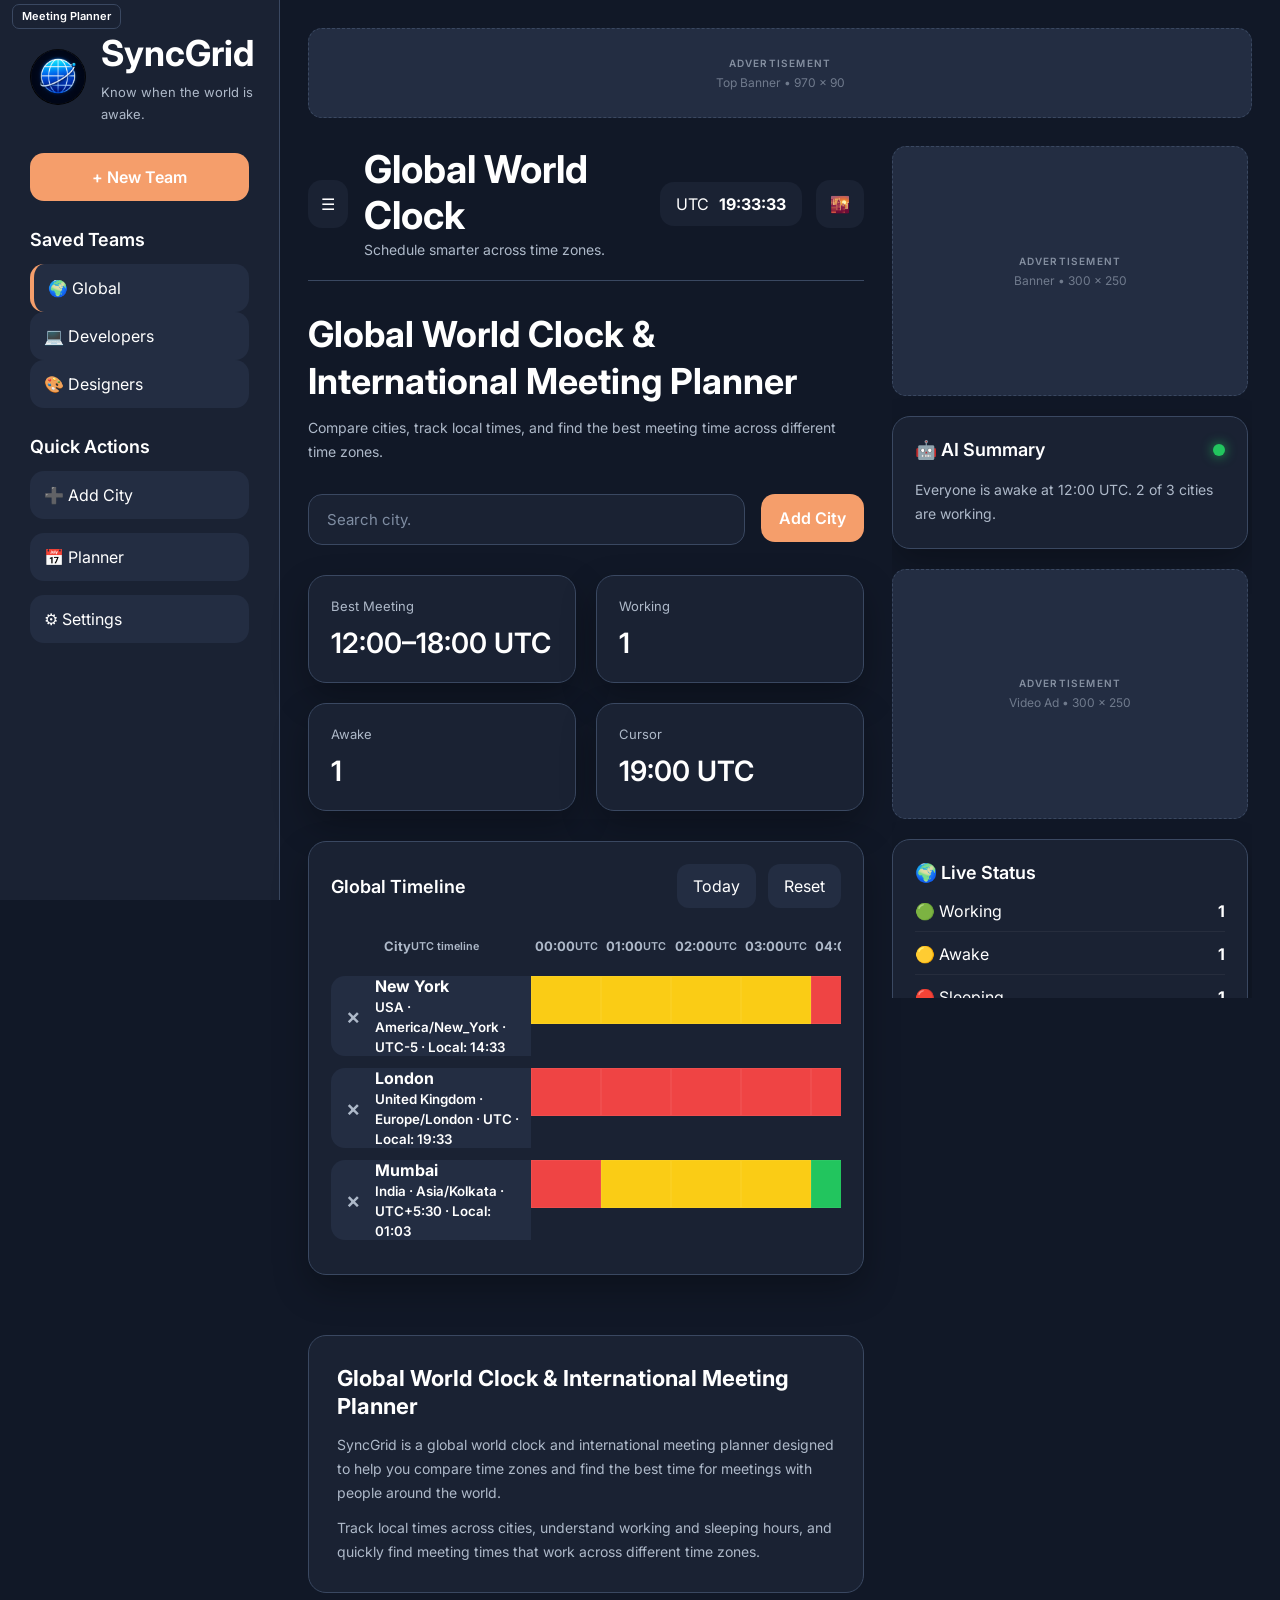
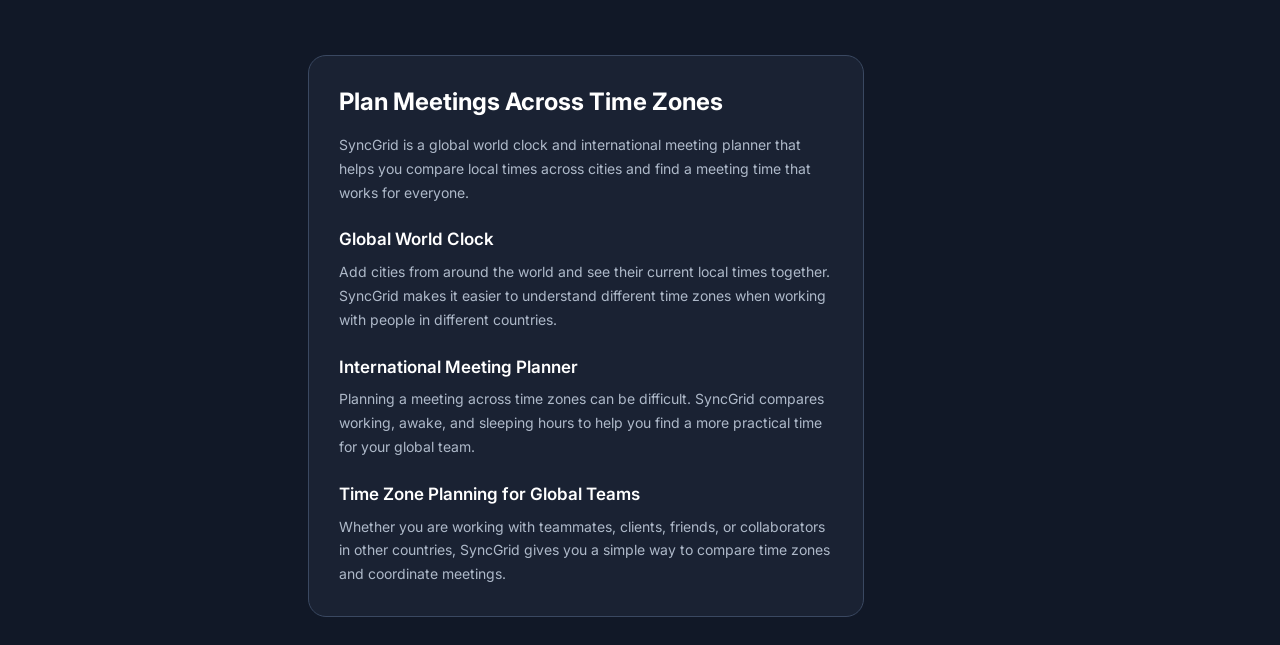
<file: index.html>
<!doctype html>
<html lang="en">
  <head>
    <meta charset="UTF-8" />

    <meta name="viewport" content="width=device-width, initial-scale=1.0" />

    <title>SyncGrid — Global World Clock & Meeting Planner</title>

    <link rel="icon" type="image/png" href="syncgrid-globe.png" />

    <meta
      name="google-site-verification"
      content="X3s00fOcjY8ke9qHZJv2_L3iv6HP38z9w2WlkYYrfzM"
    />

    <meta
    name="description"
    content="SyncGrid is a global world clock and international meeting planner. Compare cities, track local times, and find the best meeting time across time zones."
>
    <!-- ==========================================================
     SEO STRUCTURED DATA
========================================================== -->

    <script type="application/ld+json">
      {
        "@context": "https://schema.org",
        "@graph": [
          {
            "@type": "WebSite",
            "@id": "https://sync-grid.bornsmart19.workers.dev/#website",
            "name": "SyncGrid",
            "alternateName": "SyncGrid World Clock",
            "url": "https://sync-grid.bornsmart19.workers.dev/"
          },
          {
            "@type": "WebApplication",
            "@id": "https://sync-grid.bornsmart19.workers.dev/#application",
            "name": "SyncGrid",
            "url": "https://sync-grid.bornsmart19.workers.dev/",
            "description": "A global world clock and international meeting planner for comparing time zones and finding the best meeting time worldwide.",
            "applicationCategory": "BusinessApplication",
            "operatingSystem": "Web Browser",
            "isAccessibleForFree": true
          }
        ]
      }
    </script>

    <meta name="theme-color" content="#0B1220" />

    <link rel="preconnect" href="https://fonts.googleapis.com" />

    <link rel="preconnect" href="https://fonts.gstatic.com" crossorigin />

    <link
      href="https://fonts.googleapis.com/css2?family=Inter:wght@300;400;500;600;700;800&display=swap"
      rel="stylesheet"
    />

    <link rel="stylesheet" href="style.css" />
  </head>

  <body>
    <div id="overlay" class="overlay"></div>

    <div class="app">
      <!-- ==========================
         LEFT SIDEBAR
    =========================== -->

      <aside id="sidebar" class="sidebar">
        <div class="logo">
          <div class="logo-box">
            <img src="syncgrid-globe.png" alt="SyncGrid" />
          </div>

          <div>
            <h2>SyncGrid</h2>

            <p>Know when the world is awake.</p>
          </div>
        </div>

        <button id="newTeamBtn" class="primary-btn">+ New Team</button>

        <section class="sidebar-group">
          <h3>Saved Teams</h3>

          <div id="teamList">
            <button class="team-item active">🌍 Global</button>

            <button class="team-item">💻 Developers</button>

            <button class="team-item">🎨 Designers</button>
          </div>
        </section>

        <section class="sidebar-group">
          <h3>Quick Actions</h3>

          <button id="sidebarAddCity" class="side-btn">➕ Add City</button>

          <button id="plannerBtn" class="side-btn">📅 Planner</button>

          <button id="settingsBtn" class="side-btn">⚙ Settings</button>
        </section>
      </aside>

      <!-- ==========================
         MAIN LAYOUT
    =========================== -->

      <div class="content-layout">
        <!-- ==========================
     TOP ADVERTISEMENT
=========================== -->
        <div class="ad-slot ad-top">
          <span>ADVERTISEMENT</span>
          <div>Top Banner • 970 × 90</div>
        </div>

        <!-- ======================
             MAIN CONTENT
        ======================= -->

        <main
    class="main-content"
    aria-label="SyncGrid global world clock and meeting planner">

    <a
    href="international-meeting-planner.html"
    class="meeting-planner-link">
    Meeting Planner
</a>

          <header class="topbar">
            <div class="topbar-left">

              <button id="menuBtn" class="icon-btn">☰</button>

              <div>
                <h1>
    Global World Clock
</h1>

                <p>Schedule smarter across time zones.</p>
              </div>
            </div>

            <div class="topbar-right">
              <div class="utc-card">
                <span> UTC </span>

                <strong id="utcTime"> --:--:-- </strong>
              </div>

              <button id="themeToggle" class="icon-btn">🌙</button>
            </div>
          </header>

          <section class="hero">
            <h2>Global World Clock & International Meeting Planner</h2>

            <p>
    Compare cities, track local times, and find the best
    meeting time across different time zones.
</p>
          </section>

          <section class="controls">
            <div class="search-wrapper">
             <input
    id="citySearch"
    type="text"
    placeholder="Search city."
    aria-label="Search for a city or time zone">

              <div id="searchSuggestions" class="search-suggestions"></div>
            </div>

            <button id="addCity" class="primary-btn">Add City</button>
          </section>

          <section class="summary-grid">
            <article class="summary-card">
              <span> Best Meeting </span>

              <h3 id="bestMeetingTime">--</h3>
            </article>

            <article class="summary-card">
              <span> Working </span>

              <h3 id="workingCount">0</h3>
            </article>

            <article class="summary-card">
              <span> Awake </span>

              <h3 id="awakeCount">0</h3>
            </article>

            <article class="summary-card">
              <span> Cursor </span>

              <h3 id="cursorTime">--:--</h3>
            </article>
          </section>

          <section class="timeline-panel">
            <div class="timeline-toolbar">
              <h3>Global Timeline</h3>

              <div class="timeline-buttons">
                <button id="todayBtn" class="secondary-btn">Today</button>

                <button id="resetBtn" class="secondary-btn">Reset</button>
              </div>
            </div>

            <div id="timelineWrapper" class="timeline-wrapper">
              <div id="timelineCursor" class="timeline-cursor"></div>

              <div id="timelineHeader" class="timeline-header"></div>

              <div id="timelineBody" class="timeline-body"></div>
            </div>
          </section>
          <section class="seo-intro">
            <h2>Global World Clock & International Meeting Planner</h2>

            <p>
              SyncGrid is a global world clock and international meeting planner
              designed to help you compare time zones and find the best time for
              meetings with people around the world.
            </p>

            <p>
              Track local times across cities, understand working and sleeping
              hours, and quickly find meeting times that work across different
              time zones.
            </p>
          </section>

          <!-- ==========================================================
     PHASE 8B-7 — SEARCH-FRIENDLY HOMEPAGE CONTENT
========================================================== -->

<section class="seo-content">

    <h2>
        Plan Meetings Across Time Zones
    </h2>

    <p>
        SyncGrid is a global world clock and international meeting
        planner that helps you compare local times across cities
        and find a meeting time that works for everyone.
    </p>

    <h3>
        Global World Clock
    </h3>

    <p>
        Add cities from around the world and see their current local
        times together. SyncGrid makes it easier to understand
        different time zones when working with people in different
        countries.
    </p>

    <h3>
        International Meeting Planner
    </h3>

    <p>
        Planning a meeting across time zones can be difficult.
        SyncGrid compares working, awake, and sleeping hours to help
        you find a more practical time for your global team.
    </p>

    <h3>
        Time Zone Planning for Global Teams
    </h3>

    <p>
        Whether you are working with teammates, clients, friends, or
        collaborators in other countries, SyncGrid gives you a simple
        way to compare time zones and coordinate meetings.
    </p>

</section>
        </main>

        <!-- RIGHT DASHBOARD STARTS IN PHASE 1B -->
        <!-- ==========================
             RIGHT DASHBOARD
        =========================== -->

        <aside class="right-dashboard">
          <!-- ==========================
     RIGHT BANNER AD
=========================== -->
          <div class="ad-slot ad-rail-banner">
            <span>ADVERTISEMENT</span>
            <div>Banner • 300 × 250</div>
          </div>

          <!-- AI SUMMARY -->

          <section class="dashboard-card">
            <div class="card-header">
              <h3>🤖 AI Summary</h3>

              <span class="live-indicator"></span>
            </div>

            <p id="aiSummary">Waiting for timeline data...</p>
          </section>

          <!-- ==========================
     RIGHT VIDEO AD
=========================== -->
          <div class="ad-slot ad-rail-video">
            <span>ADVERTISEMENT</span>
            <div>Video Ad • 300 × 250</div>
          </div>

          <!-- LIVE STATUS -->

          <section class="dashboard-card">
            <div class="card-header">
              <h3>🌍 Live Status</h3>
            </div>

            <div class="status-list">
              <div class="status-item">
                <span>🟢 Working</span>

                <strong id="workingNow">0</strong>
              </div>

              <div class="status-item">
                <span>🟡 Awake</span>

                <strong id="awakeNow">0</strong>
              </div>

              <div class="status-item">
                <span>🔴 Sleeping</span>

                <strong id="sleepingNow">0</strong>
              </div>
            </div>
          </section>

          <!-- QUICK STATS -->

          <section class="dashboard-card">
            <div class="card-header">
              <h3>📊 Quick Stats</h3>
            </div>

            <div class="stats-grid">
              <div class="mini-stat">
                <span>Total Cities</span>

                <strong id="totalCities">0</strong>
              </div>

              <div class="mini-stat">
                <span>Time Zones</span>

                <strong id="timezoneCount">0</strong>
              </div>

              <div class="mini-stat">
                <span>Best Overlap</span>

                <strong id="overlapHours">--</strong>
              </div>

              <div class="mini-stat">
                <span>Saved Teams</span>

                <strong id="teamCount">3</strong>
              </div>
            </div>
          </section>

          <!-- UPCOMING -->

          <section class="dashboard-card">
            <div class="card-header">
              <h3>⏳ Upcoming</h3>
            </div>

            <div id="upcomingEvents">
              <div class="event-item">
                <strong>No upcoming meetings</strong>

                <span>Add cities to begin planning.</span>
              </div>
            </div>
          </section>
        </aside>
      </div>
      <!-- End .content-layout -->
    </div>
    <!-- End .app -->

    <script src="script.js"></script>
  </body>
</html>
</file>
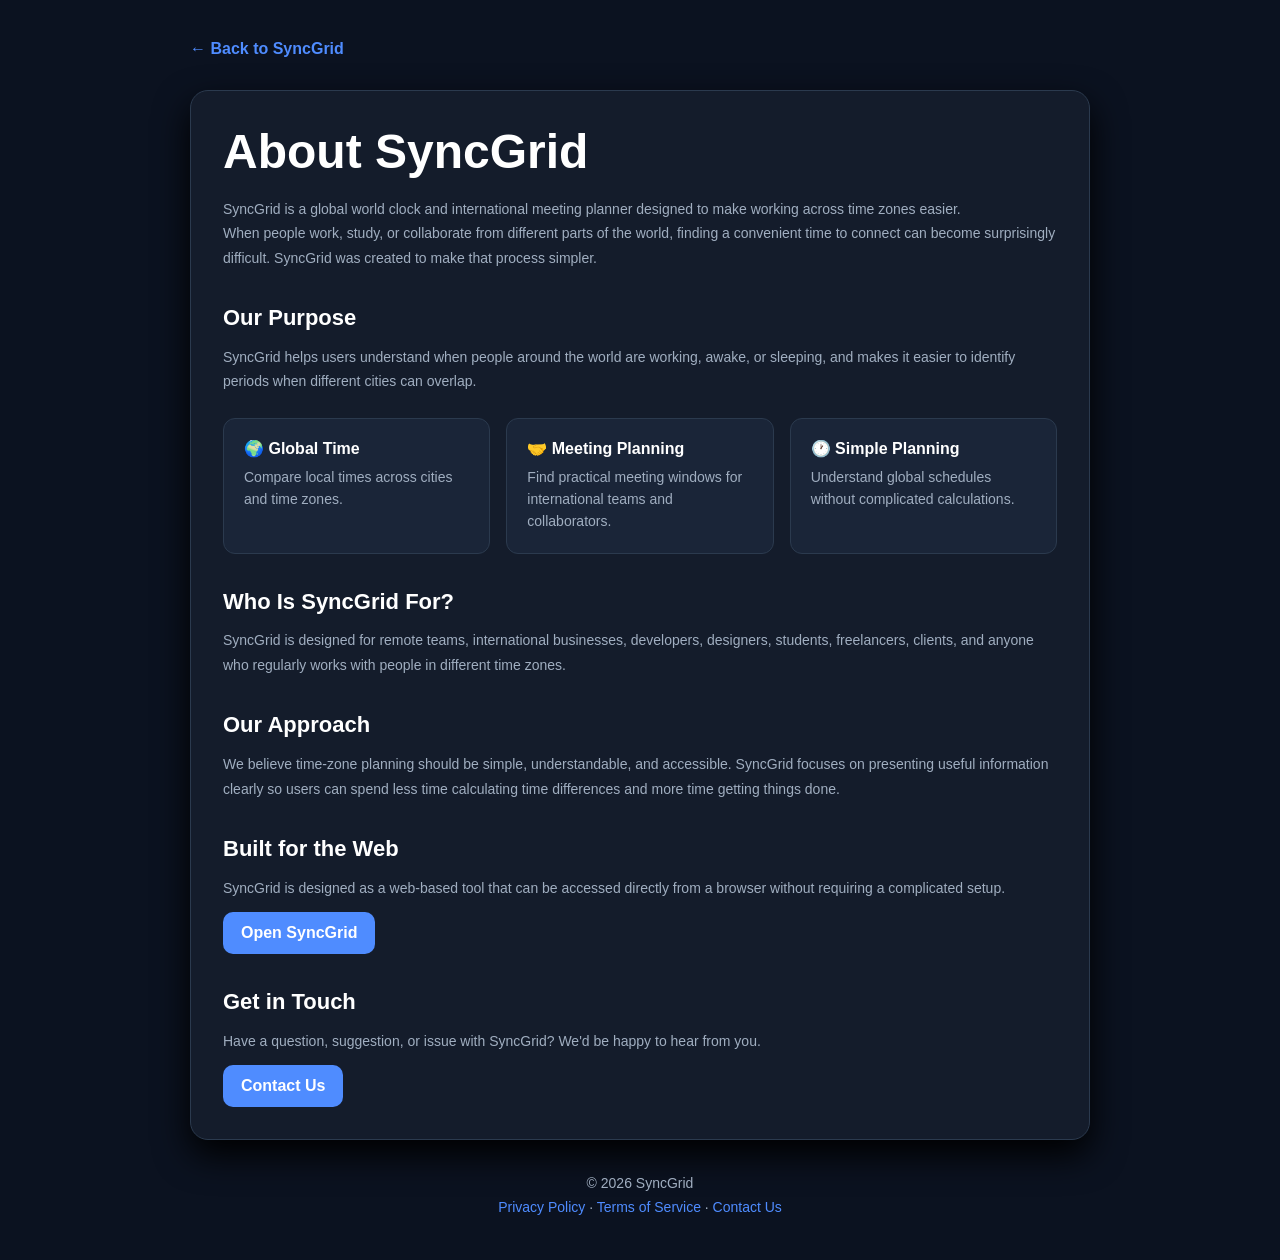
<file: about.html>
<!doctype html>
<html lang="en">

<head>
    <meta charset="UTF-8">

    <meta
        name="viewport"
        content="width=device-width, initial-scale=1.0"
    >

    <title>About Us — SyncGrid</title>

    <meta
        name="description"
        content="Learn about SyncGrid, a global world clock and international meeting planner built to make working across time zones easier."
    >

    <link
        rel="icon"
        type="image/png"
        href="syncgrid-globe.png"
    >

    <link
        rel="stylesheet"
        href="style.css"
    >

    <style>
        .about-page {
            min-height: 100vh;
            padding: 40px 20px;
            background: var(--bg);
            color: var(--text);
        }

        .about-container {
            width: min(900px, 100%);
            margin: 0 auto;
        }

        .about-header {
            margin-bottom: 32px;
        }

        .about-header a {
            color: var(--accent);
            text-decoration: none;
            font-weight: 600;
        }

        .about-header a:hover {
            text-decoration: underline;
        }

        .about-card {
            background: var(--surface);
            border: 1px solid var(--border);
            border-radius: 18px;
            padding: 32px;
            box-shadow: var(--shadow);
        }

        .about-card h1 {
            margin-top: 0;
            margin-bottom: 16px;
            font-size: clamp(32px, 5vw, 48px);
        }

        .about-card h2 {
            margin-top: 34px;
            margin-bottom: 12px;
            font-size: 22px;
        }

        .about-card p {
            color: var(--muted);
            line-height: 1.75;
        }

        .about-features {
            display: grid;
            grid-template-columns: repeat(3, 1fr);
            gap: 16px;
            margin-top: 24px;
        }

        .about-feature {
            padding: 20px;
            background: var(--surface-2);
            border: 1px solid var(--border);
            border-radius: var(--radius-small);
        }

        .about-feature strong {
            display: block;
            margin-bottom: 8px;
        }

        .about-feature span {
            color: var(--muted);
            font-size: 14px;
            line-height: 1.6;
        }

        .about-cta {
            display: inline-flex;
            align-items: center;
            justify-content: center;

            margin-top: 12px;
            padding: 12px 18px;

            border-radius: 10px;

            background: var(--accent);
            color: #fff;

            text-decoration: none;
            font-weight: 700;
        }

        .about-cta:hover {
            background: var(--accent-hover);
        }

        .about-footer {
            margin-top: 32px;
            text-align: center;
            color: var(--muted);
        }

        .about-footer a {
            color: var(--accent);
            text-decoration: none;
        }

        @media (max-width: 700px) {
            .about-page {
                padding: 24px 14px;
            }

            .about-card {
                padding: 22px;
            }

            .about-features {
                grid-template-columns: 1fr;
            }
        }
    </style>
</head>


<body>

    <main class="about-page">

        <div class="about-container">

            <div class="about-header">

                <a href="index.html">
                    ← Back to SyncGrid
                </a>

            </div>


            <article class="about-card">

                <h1>About SyncGrid</h1>

                <p>
                    SyncGrid is a global world clock and international
                    meeting planner designed to make working across time
                    zones easier.
                </p>

                <p>
                    When people work, study, or collaborate from different
                    parts of the world, finding a convenient time to connect
                    can become surprisingly difficult. SyncGrid was created
                    to make that process simpler.
                </p>


                <h2>Our Purpose</h2>

                <p>
                    SyncGrid helps users understand when people around the
                    world are working, awake, or sleeping, and makes it
                    easier to identify periods when different cities can
                    overlap.
                </p>

                <div class="about-features">

                    <div class="about-feature">
                        <strong>🌍 Global Time</strong>

                        <span>
                            Compare local times across cities and time zones.
                        </span>
                    </div>


                    <div class="about-feature">
                        <strong>🤝 Meeting Planning</strong>

                        <span>
                            Find practical meeting windows for international
                            teams and collaborators.
                        </span>
                    </div>


                    <div class="about-feature">
                        <strong>🕐 Simple Planning</strong>

                        <span>
                            Understand global schedules without complicated
                            calculations.
                        </span>
                    </div>

                </div>


                <h2>Who Is SyncGrid For?</h2>

                <p>
                    SyncGrid is designed for remote teams, international
                    businesses, developers, designers, students,
                    freelancers, clients, and anyone who regularly works
                    with people in different time zones.
                </p>


                <h2>Our Approach</h2>

                <p>
                    We believe time-zone planning should be simple,
                    understandable, and accessible. SyncGrid focuses on
                    presenting useful information clearly so users can spend
                    less time calculating time differences and more time
                    getting things done.
                </p>


                <h2>Built for the Web</h2>

                <p>
                    SyncGrid is designed as a web-based tool that can be
                    accessed directly from a browser without requiring a
                    complicated setup.
                </p>

                <a
                    href="index.html"
                    class="about-cta">
                    Open SyncGrid
                </a>


                <h2>Get in Touch</h2>

                <p>
                    Have a question, suggestion, or issue with SyncGrid?
                    We'd be happy to hear from you.
                </p>

                <a
                    href="contact.html"
                    class="about-cta">
                    Contact Us
                </a>

            </article>


            <footer class="about-footer">

                <p>
                    © 2026 SyncGrid
                </p>

                <p>
                    <a href="privacy-policy.html">
                        Privacy Policy
                    </a>
                    ·
                    <a href="terms-of-service.html">
                        Terms of Service
                    </a>
                    ·
                    <a href="contact.html">
                        Contact Us
                    </a>
                </p>

            </footer>

        </div>

    </main>

</body>

</html>
</file>
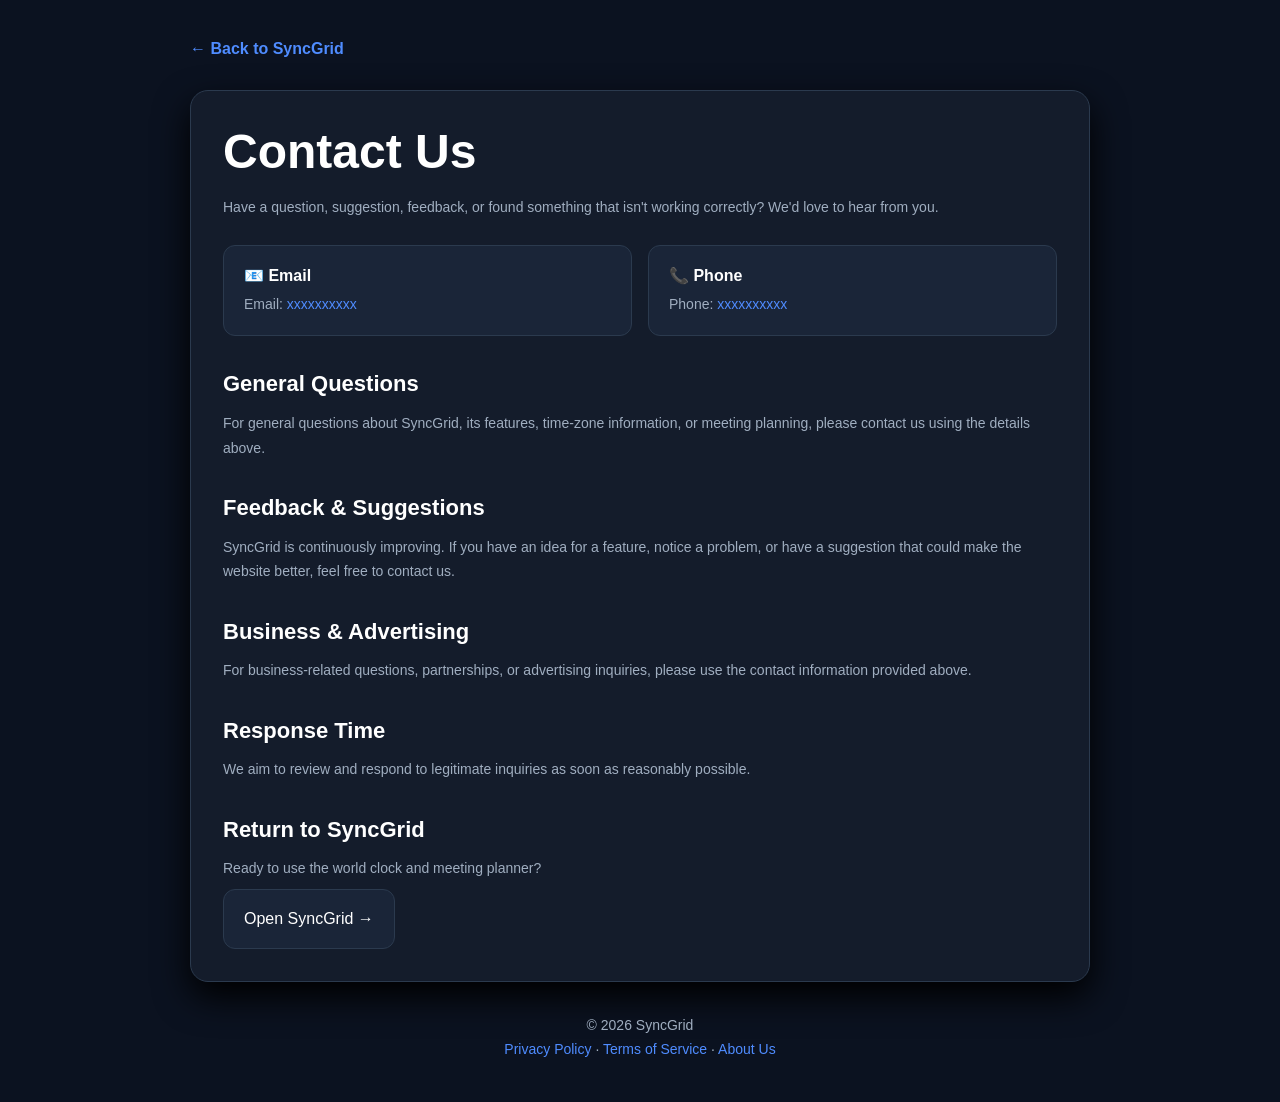
<file: contact.html>
<!doctype html>
<html lang="en">

<head>

    <meta charset="UTF-8">

    <meta
        name="viewport"
        content="width=device-width, initial-scale=1.0"
    >

    <title>Contact Us — SyncGrid</title>

    <meta
        name="description"
        content="Contact SyncGrid for questions, suggestions, feedback, or support."
    >

    <link
        rel="icon"
        type="image/png"
        href="syncgrid-globe.png"
    >

    <link
        rel="stylesheet"
        href="style.css"
    >

    <style>

        .contact-page {
            min-height: 100vh;
            padding: 40px 20px;

            background: var(--bg);
            color: var(--text);
        }

        .contact-container {
            width: min(900px, 100%);
            margin: 0 auto;
        }

        .contact-header {
            margin-bottom: 32px;
        }

        .contact-header a {
            color: var(--accent);
            text-decoration: none;
            font-weight: 600;
        }

        .contact-header a:hover {
            text-decoration: underline;
        }

        .contact-card {
            background: var(--surface);

            border: 1px solid var(--border);
            border-radius: 18px;

            padding: 32px;

            box-shadow: var(--shadow);
        }

        .contact-card h1 {
            margin-top: 0;
            margin-bottom: 14px;

            font-size: clamp(32px, 5vw, 48px);
        }

        .contact-card h2 {
            margin-top: 34px;
            margin-bottom: 12px;

            font-size: 22px;
        }

        .contact-card p {
            color: var(--muted);
            line-height: 1.75;
        }

        .contact-methods {
            display: grid;
            grid-template-columns: repeat(2, 1fr);

            gap: 16px;

            margin-top: 26px;
        }

        .contact-method {
            padding: 20px;

            background: var(--surface-2);

            border: 1px solid var(--border);
            border-radius: var(--radius-small);
        }

        .contact-method strong {
            display: block;
            margin-bottom: 8px;
        }

        .contact-method span {
            color: var(--muted);

            font-size: 14px;
            line-height: 1.6;
        }

        .contact-method a {
            color: var(--accent);
            text-decoration: none;
        }

        .contact-method a:hover {
            text-decoration: underline;
        }

        .contact-footer {
            margin-top: 32px;

            text-align: center;

            color: var(--muted);
        }

        .contact-footer a {
            color: var(--accent);
            text-decoration: none;
        }

        @media (max-width: 650px) {

            .contact-page {
                padding: 24px 14px;
            }

            .contact-card {
                padding: 22px;
            }

            .contact-methods {
                grid-template-columns: 1fr;
            }

        }

    </style>

</head>


<body>

    <main class="contact-page">

        <div class="contact-container">


            <div class="contact-header">

                <a href="index.html">
                    ← Back to SyncGrid
                </a>

            </div>


            <article class="contact-card">

                <h1>
                    Contact Us
                </h1>

                <p>
                    Have a question, suggestion, feedback, or found
                    something that isn't working correctly? We'd love
                    to hear from you.
                </p>


                <div class="contact-methods">


                    <div class="contact-method">

                        <strong>
                            📧 Email
                        </strong>

                        <span>
                            Email:
                            <a href="mailto:xxxxxxxxxx">
                                xxxxxxxxxx
                            </a>
                        </span>

                    </div>


                    <div class="contact-method">

                        <strong>
                            📞 Phone
                        </strong>

                        <span>
                            Phone:
                            <a href="tel:xxxxxxxxxx">
                                xxxxxxxxxx
                            </a>
                        </span>

                    </div>


                </div>


                <h2>
                    General Questions
                </h2>

                <p>
                    For general questions about SyncGrid, its features,
                    time-zone information, or meeting planning, please
                    contact us using the details above.
                </p>


                <h2>
                    Feedback & Suggestions
                </h2>

                <p>
                    SyncGrid is continuously improving. If you have an
                    idea for a feature, notice a problem, or have a
                    suggestion that could make the website better,
                    feel free to contact us.
                </p>


                <h2>
                    Business & Advertising
                </h2>

                <p>
                    For business-related questions, partnerships, or
                    advertising inquiries, please use the contact
                    information provided above.
                </p>


                <h2>
                    Response Time
                </h2>

                <p>
                    We aim to review and respond to legitimate inquiries
                    as soon as reasonably possible.
                </p>


                <h2>
                    Return to SyncGrid
                </h2>

                <p>
                    Ready to use the world clock and meeting planner?
                </p>

                <a
                    href="index.html"
                    class="contact-method"
                    style="
                        display:inline-block;
                        color:var(--text);
                        text-decoration:none;
                        margin-top:8px;
                    ">

                    Open SyncGrid →

                </a>


            </article>


            <footer class="contact-footer">

                <p>
                    © 2026 SyncGrid
                </p>

                <p>

                    <a href="privacy-policy.html">
                        Privacy Policy
                    </a>

                    ·

                    <a href="terms-of-service.html">
                        Terms of Service
                    </a>

                    ·

                    <a href="about.html">
                        About Us
                    </a>

                </p>

            </footer>


        </div>

    </main>

</body>

</html>
</file>
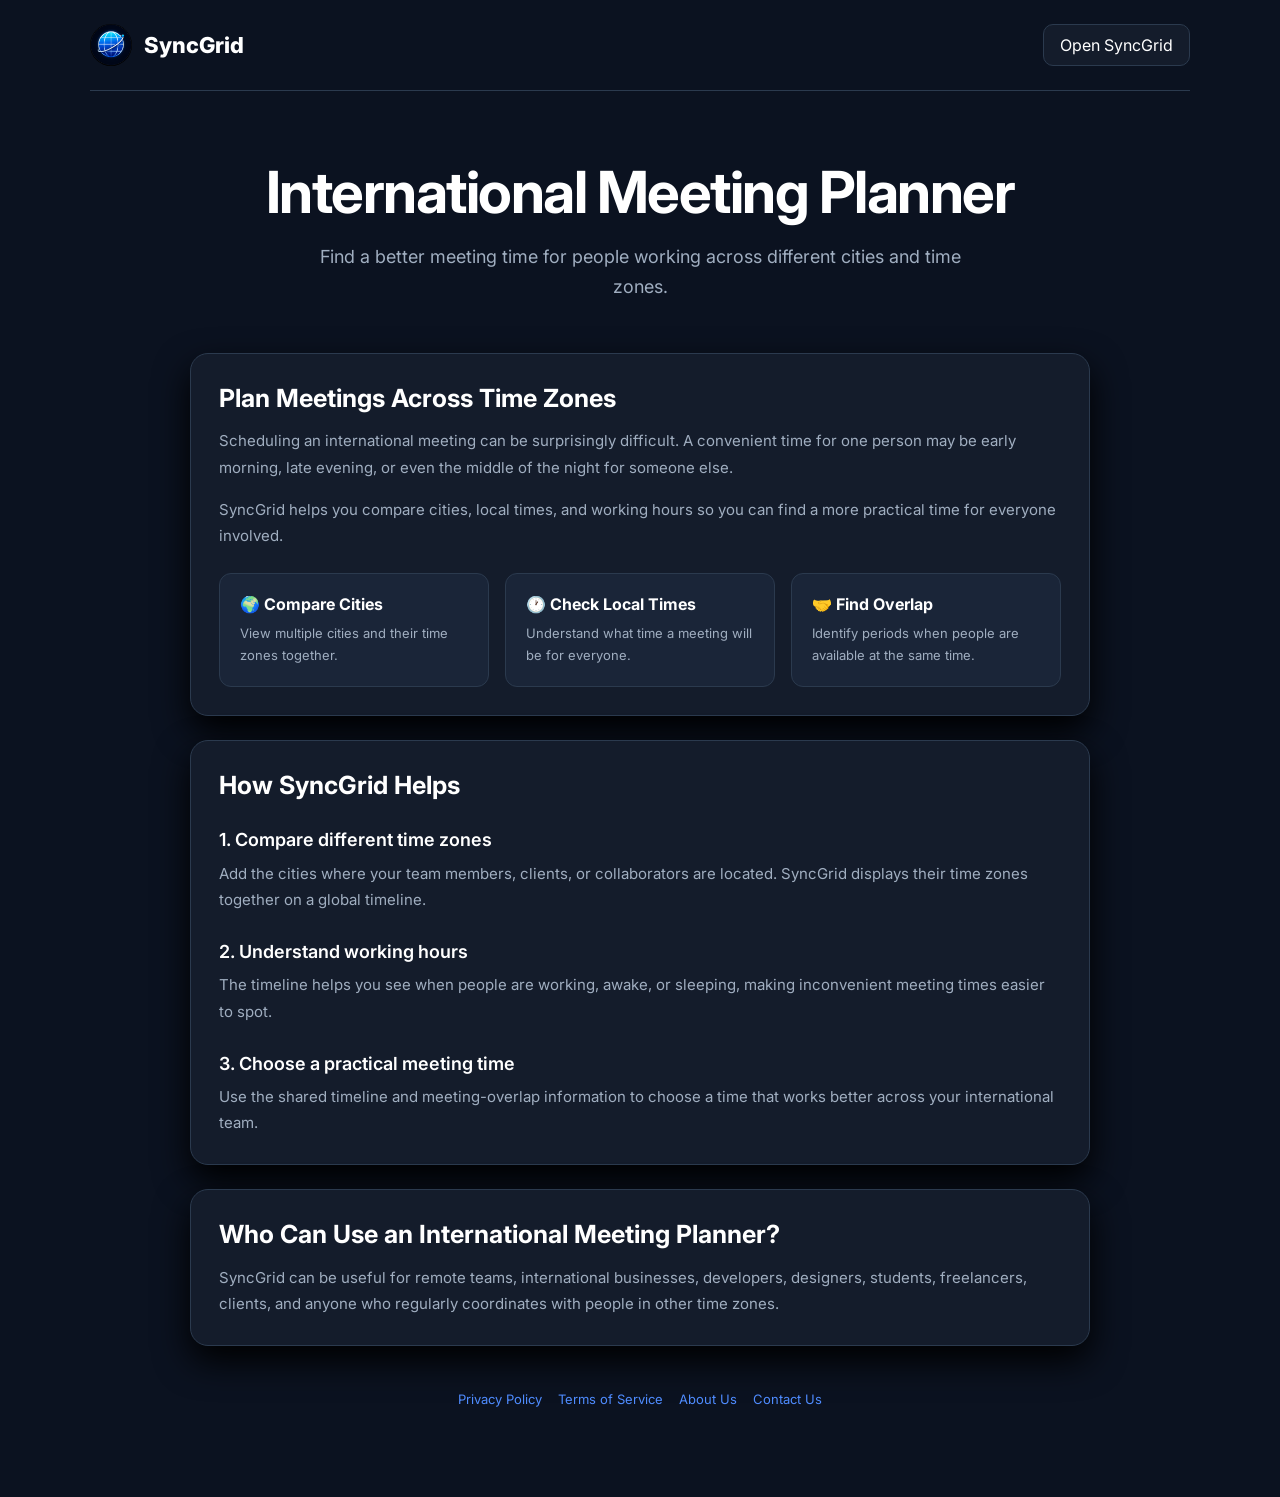
<file: international-meeting-planner.html>
<!doctype html>
<html lang="en">
  <head>
    <link rel="icon" type="image/png" href="syncgrid-globe.png" />

    <meta charset="UTF-8" />

    <meta name="viewport" content="width=device-width, initial-scale=1.0" />

    <title>International Meeting Planner | SyncGrid</title>

    <meta
      name="description"
      content="Use SyncGrid's international meeting planner to compare time zones, working hours, and local times and find a better time for global meetings."
    />

    <meta name="theme-color" content="#0B1220" />

    <link rel="preconnect" href="https://fonts.googleapis.com" />

    <link rel="preconnect" href="https://fonts.gstatic.com" crossorigin />

    <link
      href="https://fonts.googleapis.com/css2?family=Inter:wght@300;400;500;600;700;800&display=swap"
      rel="stylesheet"
    />

    <link rel="stylesheet" href="style.css" />

    <style>
      /* ==========================================================
           SYNCGRID — INTERNATIONAL MEETING PLANNER
           PHASE 8B-9
        ========================================================== */

      .planner-page {
        min-height: 100vh;
        background: var(--bg);
        color: var(--text);
      }

      .planner-nav {
        width: min(1100px, calc(100% - 32px));
        margin: 0 auto;
        padding: 24px 0;

        display: flex;
        align-items: center;
        justify-content: space-between;

        border-bottom: 1px solid var(--border);
      }

      .planner-brand {
        display: flex;
        align-items: center;
        gap: 12px;

        color: var(--text);
        text-decoration: none;
        font-weight: 800;
        font-size: 22px;
      }

      .planner-logo {
        width: 42px;
        height: 42px;

        display: grid;
        place-items: center;

        border-radius: 50%;
        overflow: hidden;

        background: transparent;
      }

      .planner-logo img {
        width: 100%;
        height: 100%;
        object-fit: cover;
      }

      .planner-nav-link {
        color: var(--text);
        text-decoration: none;

        padding: 10px 16px;

        border: 1px solid var(--border);
        border-radius: 10px;

        background: var(--surface);

        transition:
          background 0.2s ease,
          border-color 0.2s ease;
      }

      .planner-nav-link:hover {
        background: var(--surface-2);
        border-color: var(--accent);
      }

      .planner-container {
        width: min(900px, calc(100% - 32px));
        margin: 0 auto;
        padding: 70px 0 90px;
      }

      .planner-hero {
        text-align: center;
        margin-bottom: 50px;
      }

      .planner-hero h1 {
        margin: 0 auto 18px;

        max-width: 800px;

        font-size: clamp(34px, 6vw, 58px);
        line-height: 1.08;
        letter-spacing: -1.5px;
      }

      .planner-hero p {
        max-width: 700px;
        margin: 0 auto;

        color: var(--muted);

        font-size: 18px;
        line-height: 1.7;
      }

      .planner-cta {
        display: inline-flex;
        align-items: center;
        justify-content: center;

        margin-top: 28px;
        padding: 13px 22px;

        border-radius: 12px;

        background: var(--accent);
        color: #ffffff;

        text-decoration: none;
        font-weight: 700;

        transition:
          transform 0.2s ease,
          background 0.2s ease;
      }

      .planner-cta:hover {
        background: var(--accent-hover);
        transform: translateY(-1px);
      }

      .planner-section {
        margin-top: 24px;
        padding: 28px;

        background: var(--surface);

        border: 1px solid var(--border);
        border-radius: var(--radius);

        box-shadow: var(--shadow);
      }

      .planner-section h2 {
        margin: 0 0 14px;

        font-size: 25px;
        line-height: 1.3;
      }

      .planner-section h3 {
        margin: 26px 0 8px;

        font-size: 18px;
        line-height: 1.4;
      }

      .planner-section p {
        margin: 0;

        color: var(--muted);

        font-size: 15px;
        line-height: 1.75;
      }

      .planner-features {
        display: grid;
        grid-template-columns: repeat(3, 1fr);
        gap: 16px;

        margin-top: 24px;
      }

      .planner-feature {
        padding: 20px;

        background: var(--surface-2);

        border: 1px solid var(--border);
        border-radius: var(--radius-small);
      }

      .planner-feature strong {
        display: block;
        margin-bottom: 8px;

        font-size: 16px;
      }

      .planner-feature span {
        color: var(--muted);

        font-size: 13px;
        line-height: 1.6;
      }

      .planner-footer {
        margin-top: 45px;

        text-align: center;

        color: var(--muted);

        font-size: 13px;
      }

      .planner-footer a {
        color: var(--accent);
        text-decoration: none;
      }

      @media (max-width: 700px) {
        .planner-nav {
          padding: 18px 0;
        }

        .planner-container {
          padding-top: 48px;
        }

        .planner-hero {
          margin-bottom: 36px;
        }

        .planner-hero h1 {
          letter-spacing: -0.8px;
        }

        .planner-hero p {
          font-size: 16px;
        }

        .planner-features {
          grid-template-columns: 1fr;
        }

        .planner-section {
          padding: 22px;
        }
      }
    </style>
  </head>

  <body>
    <div class="planner-page">
      <nav class="planner-nav">
        <a href="index.html" class="planner-brand">
          <span class="planner-logo">
            <img src="syncgrid-globe.png" alt="SyncGrid" />
          </span>
          <span> SyncGrid </span>
        </a>

        <a href="index.html" class="planner-nav-link"> Open SyncGrid </a>
      </nav>

      <main class="planner-container">
        <header class="planner-hero">
          <h1>International Meeting Planner</h1>

          <p>
            Find a better meeting time for people working across different
            cities and time zones.
          </p>
        </header>

        <section class="planner-section">
          <h2>Plan Meetings Across Time Zones</h2>

          <p>
            Scheduling an international meeting can be surprisingly difficult. A
            convenient time for one person may be early morning, late evening,
            or even the middle of the night for someone else.
          </p>

          <p style="margin-top: 16px">
            SyncGrid helps you compare cities, local times, and working hours so
            you can find a more practical time for everyone involved.
          </p>

          <div class="planner-features">
            <div class="planner-feature">
              <strong> 🌍 Compare Cities </strong>

              <span> View multiple cities and their time zones together. </span>
            </div>

            <div class="planner-feature">
              <strong> 🕐 Check Local Times </strong>

              <span>
                Understand what time a meeting will be for everyone.
              </span>
            </div>

            <div class="planner-feature">
              <strong> 🤝 Find Overlap </strong>

              <span>
                Identify periods when people are available at the same time.
              </span>
            </div>
          </div>
        </section>

        <section class="planner-section">
          <h2>How SyncGrid Helps</h2>

          <h3>1. Compare different time zones</h3>

          <p>
            Add the cities where your team members, clients, or collaborators
            are located. SyncGrid displays their time zones together on a global
            timeline.
          </p>

          <h3>2. Understand working hours</h3>

          <p>
            The timeline helps you see when people are working, awake, or
            sleeping, making inconvenient meeting times easier to spot.
          </p>

          <h3>3. Choose a practical meeting time</h3>

          <p>
            Use the shared timeline and meeting-overlap information to choose a
            time that works better across your international team.
          </p>
        </section>

        <section class="planner-section">
          <h2>Who Can Use an International Meeting Planner?</h2>

          <p>
            SyncGrid can be useful for remote teams, international businesses,
            developers, designers, students, freelancers, clients, and anyone
            who regularly coordinates with people in other time zones.
          </p>
        </section>

        <footer class="planner-footer">
          <div class="planner-footer-links">
            <a href="privacy-policy.html"> Privacy Policy </a>

            <a href="terms-of-service.html"> Terms of Service </a>

            <a href="about.html"> About Us </a>

            <a href="contact.html"> Contact Us </a>
          </div>
        </footer>
      </main>
    </div>
  </body>
</html>
</file>
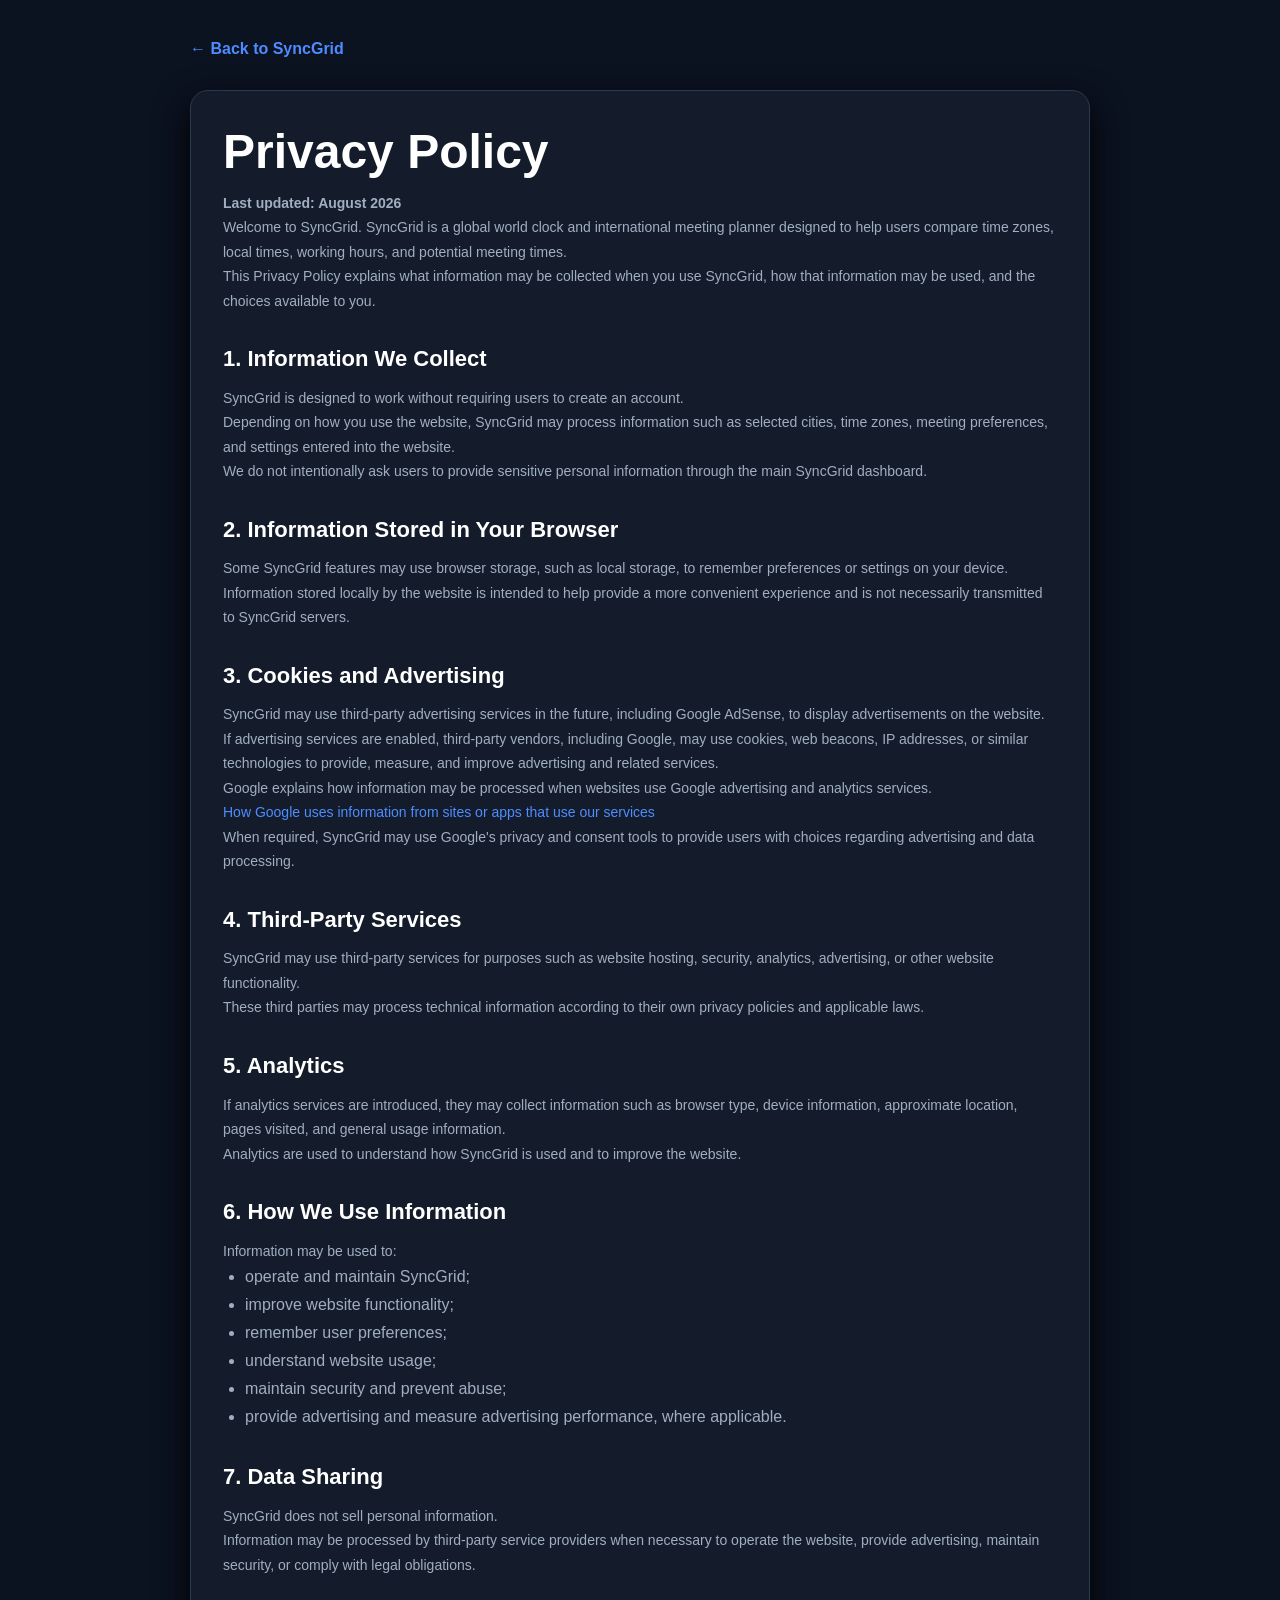
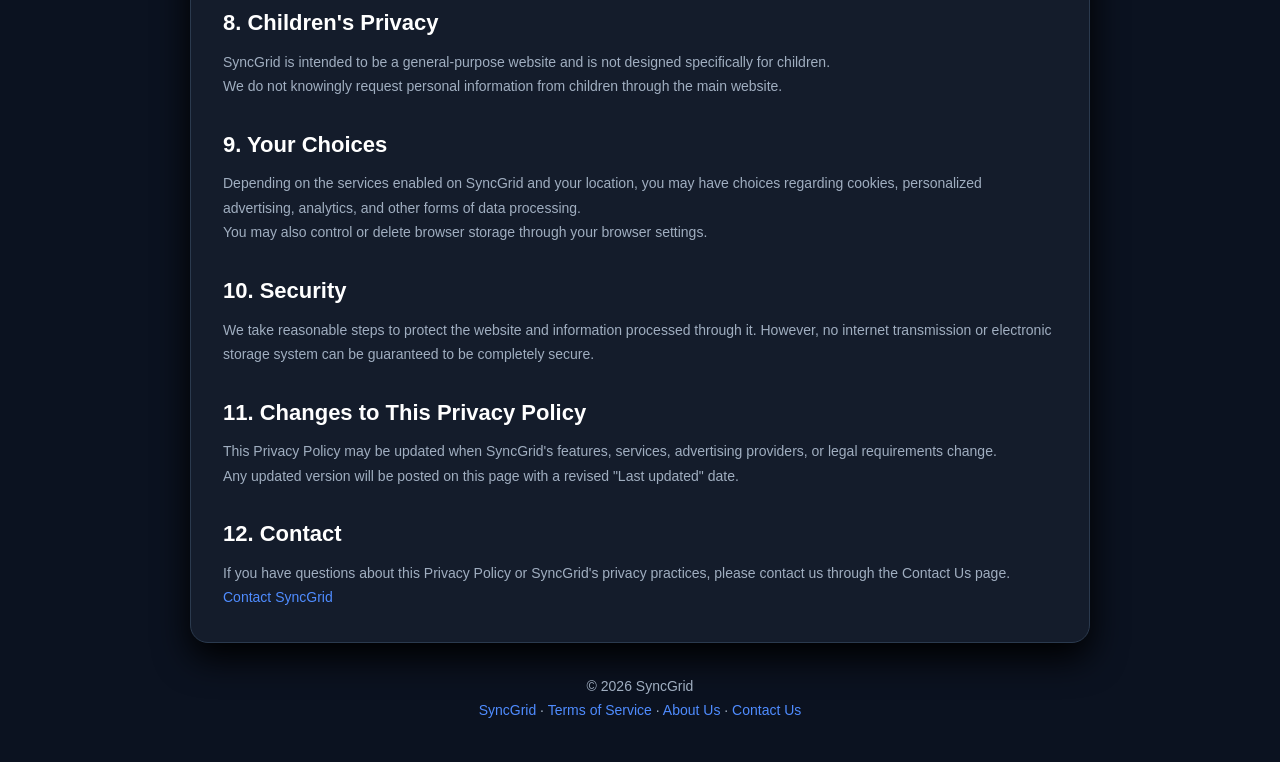
<file: privacy-policy.html>
<!doctype html>
<html lang="en">
<head>
    <meta charset="UTF-8">

    <meta
        name="viewport"
        content="width=device-width, initial-scale=1.0"
    >

    <title>Privacy Policy — SyncGrid</title>

    <meta
        name="description"
        content="Privacy Policy for SyncGrid, a global world clock and international meeting planner."
    >

    <link
        rel="icon"
        type="image/png"
        href="syncgrid-globe.png"
    >

    <link
        rel="stylesheet"
        href="style.css"
    >

    <style>
        .policy-page {
            min-height: 100vh;
            padding: 40px 20px;
            background: var(--bg);
            color: var(--text);
        }

        .policy-container {
            width: min(900px, 100%);
            margin: 0 auto;
        }

        .policy-header {
            margin-bottom: 32px;
        }

        .policy-header a {
            color: var(--accent);
            text-decoration: none;
            font-weight: 600;
        }

        .policy-header a:hover {
            text-decoration: underline;
        }

        .policy-card {
            background: var(--surface);
            border: 1px solid var(--border);
            border-radius: 18px;
            padding: 32px;
            box-shadow: var(--shadow);
        }

        .policy-card h1 {
            margin-top: 0;
            margin-bottom: 10px;
            font-size: clamp(32px, 5vw, 48px);
        }

        .policy-card h2 {
            margin-top: 32px;
            margin-bottom: 12px;
            font-size: 22px;
        }

        .policy-card p,
        .policy-card li {
            color: var(--muted);
            line-height: 1.75;
        }

        .policy-card ul {
            padding-left: 22px;
        }

        .policy-card a {
            color: var(--accent);
        }

        .policy-footer {
            margin-top: 32px;
            text-align: center;
            color: var(--muted);
        }

        .policy-footer a {
            color: var(--accent);
            text-decoration: none;
        }

        @media (max-width: 600px) {
            .policy-page {
                padding: 24px 14px;
            }

            .policy-card {
                padding: 22px;
            }
        }
    </style>
</head>

<body>

    <main class="policy-page">

        <div class="policy-container">

            <div class="policy-header">

                <a href="index.html">
                    ← Back to SyncGrid
                </a>

            </div>

            <article class="policy-card">

                <h1>Privacy Policy</h1>

                <p>
                    <strong>Last updated: August 2026</strong>
                </p>

                <p>
                    Welcome to SyncGrid. SyncGrid is a global world clock
                    and international meeting planner designed to help users
                    compare time zones, local times, working hours, and
                    potential meeting times.
                </p>

                <p>
                    This Privacy Policy explains what information may be
                    collected when you use SyncGrid, how that information may
                    be used, and the choices available to you.
                </p>


                <h2>1. Information We Collect</h2>

                <p>
                    SyncGrid is designed to work without requiring users to
                    create an account.
                </p>

                <p>
                    Depending on how you use the website, SyncGrid may process
                    information such as selected cities, time zones, meeting
                    preferences, and settings entered into the website.
                </p>

                <p>
                    We do not intentionally ask users to provide sensitive
                    personal information through the main SyncGrid dashboard.
                </p>


                <h2>2. Information Stored in Your Browser</h2>

                <p>
                    Some SyncGrid features may use browser storage, such as
                    local storage, to remember preferences or settings on your
                    device.
                </p>

                <p>
                    Information stored locally by the website is intended to
                    help provide a more convenient experience and is not
                    necessarily transmitted to SyncGrid servers.
                </p>


                <h2>3. Cookies and Advertising</h2>

                <p>
                    SyncGrid may use third-party advertising services in the
                    future, including Google AdSense, to display advertisements
                    on the website.
                </p>

                <p>
                    If advertising services are enabled, third-party vendors,
                    including Google, may use cookies, web beacons, IP
                    addresses, or similar technologies to provide, measure,
                    and improve advertising and related services.
                </p>

                <p>
                    Google explains how information may be processed when
                    websites use Google advertising and analytics services.
                </p>

                <p>
                    <a
                        href="https://policies.google.com/technologies/partner-sites"
                        target="_blank"
                        rel="noopener noreferrer">
                        How Google uses information from sites or apps that use
                        our services
                    </a>
                </p>

                <p>
                    When required, SyncGrid may use Google's privacy and
                    consent tools to provide users with choices regarding
                    advertising and data processing.
                </p>


                <h2>4. Third-Party Services</h2>

                <p>
                    SyncGrid may use third-party services for purposes such as
                    website hosting, security, analytics, advertising, or
                    other website functionality.
                </p>

                <p>
                    These third parties may process technical information
                    according to their own privacy policies and applicable
                    laws.
                </p>


                <h2>5. Analytics</h2>

                <p>
                    If analytics services are introduced, they may collect
                    information such as browser type, device information,
                    approximate location, pages visited, and general usage
                    information.
                </p>

                <p>
                    Analytics are used to understand how SyncGrid is used and
                    to improve the website.
                </p>


                <h2>6. How We Use Information</h2>

                <p>
                    Information may be used to:
                </p>

                <ul>
                    <li>operate and maintain SyncGrid;</li>
                    <li>improve website functionality;</li>
                    <li>remember user preferences;</li>
                    <li>understand website usage;</li>
                    <li>maintain security and prevent abuse;</li>
                    <li>provide advertising and measure advertising performance,
                        where applicable.</li>
                </ul>


                <h2>7. Data Sharing</h2>

                <p>
                    SyncGrid does not sell personal information.
                </p>

                <p>
                    Information may be processed by third-party service
                    providers when necessary to operate the website,
                    provide advertising, maintain security, or comply with
                    legal obligations.
                </p>


                <h2>8. Children's Privacy</h2>

                <p>
                    SyncGrid is intended to be a general-purpose website and
                    is not designed specifically for children.
                </p>

                <p>
                    We do not knowingly request personal information from
                    children through the main website.
                </p>


                <h2>9. Your Choices</h2>

                <p>
                    Depending on the services enabled on SyncGrid and your
                    location, you may have choices regarding cookies,
                    personalized advertising, analytics, and other forms of
                    data processing.
                </p>

                <p>
                    You may also control or delete browser storage through
                    your browser settings.
                </p>


                <h2>10. Security</h2>

                <p>
                    We take reasonable steps to protect the website and
                    information processed through it. However, no internet
                    transmission or electronic storage system can be
                    guaranteed to be completely secure.
                </p>


                <h2>11. Changes to This Privacy Policy</h2>

                <p>
                    This Privacy Policy may be updated when SyncGrid's
                    features, services, advertising providers, or legal
                    requirements change.
                </p>

                <p>
                    Any updated version will be posted on this page with a
                    revised "Last updated" date.
                </p>


                <h2>12. Contact</h2>

                <p>
                    If you have questions about this Privacy Policy or
                    SyncGrid's privacy practices, please contact us through
                    the Contact Us page.
                </p>

                <p>
                    <a href="contact.html">
                        Contact SyncGrid
                    </a>
                </p>

            </article>


            <footer class="policy-footer">

                <p>
                    © 2026 SyncGrid
                </p>

                <p>
                    <a href="index.html">SyncGrid</a>
                    ·
                    <a href="terms-of-service.html">
                        Terms of Service
                    </a>
                    ·
                    <a href="about.html">
                        About Us
                    </a>
                    ·
                    <a href="contact.html">
                        Contact Us
                    </a>
                </p>

            </footer>

        </div>

    </main>

</body>
</html>
</file>
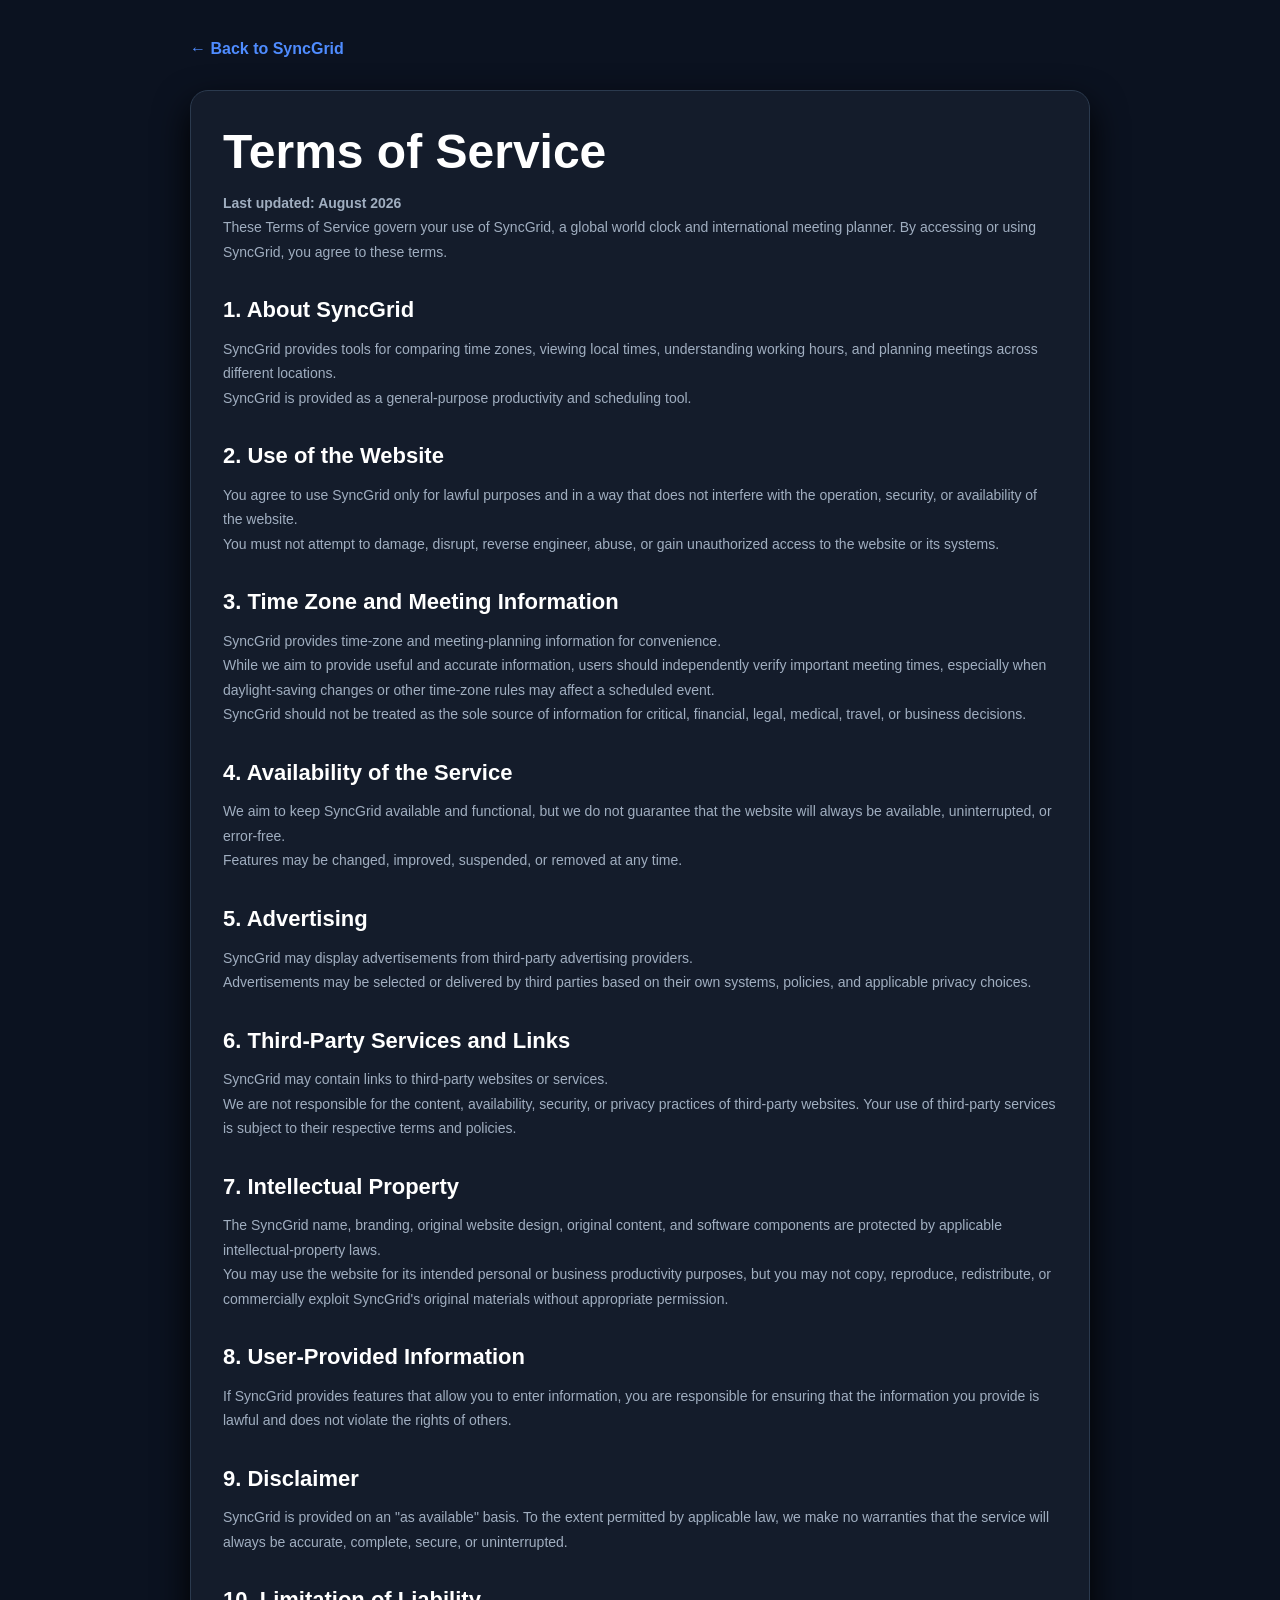
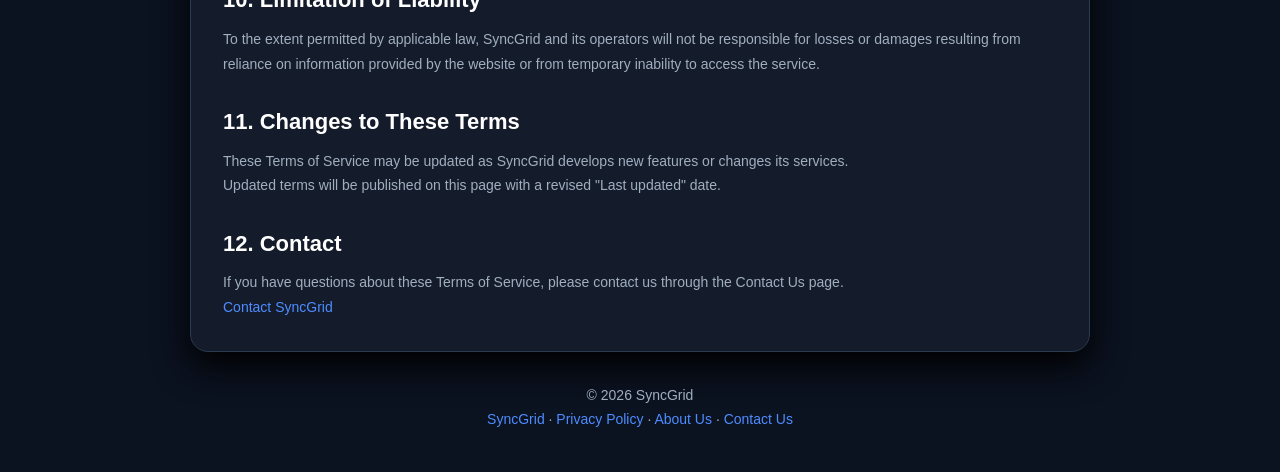
<file: terms-of-service.html>
<!doctype html>
<html lang="en">

<head>
    <meta charset="UTF-8">

    <meta
        name="viewport"
        content="width=device-width, initial-scale=1.0"
    >

    <title>Terms of Service — SyncGrid</title>

    <meta
        name="description"
        content="Terms of Service for SyncGrid, a global world clock and international meeting planner."
    >

    <link
        rel="icon"
        type="image/png"
        href="syncgrid-globe.png"
    >

    <link
        rel="stylesheet"
        href="style.css"
    >

    <style>
        .legal-page {
            min-height: 100vh;
            padding: 40px 20px;
            background: var(--bg);
            color: var(--text);
        }

        .legal-container {
            width: min(900px, 100%);
            margin: 0 auto;
        }

        .legal-header {
            margin-bottom: 32px;
        }

        .legal-header a {
            color: var(--accent);
            text-decoration: none;
            font-weight: 600;
        }

        .legal-header a:hover {
            text-decoration: underline;
        }

        .legal-card {
            background: var(--surface);
            border: 1px solid var(--border);
            border-radius: 18px;
            padding: 32px;
            box-shadow: var(--shadow);
        }

        .legal-card h1 {
            margin-top: 0;
            margin-bottom: 10px;
            font-size: clamp(32px, 5vw, 48px);
        }

        .legal-card h2 {
            margin-top: 32px;
            margin-bottom: 12px;
            font-size: 22px;
        }

        .legal-card p,
        .legal-card li {
            color: var(--muted);
            line-height: 1.75;
        }

        .legal-card ul {
            padding-left: 22px;
        }

        .legal-card a {
            color: var(--accent);
        }

        .legal-footer {
            margin-top: 32px;
            text-align: center;
            color: var(--muted);
        }

        .legal-footer a {
            color: var(--accent);
            text-decoration: none;
        }

        @media (max-width: 600px) {
            .legal-page {
                padding: 24px 14px;
            }

            .legal-card {
                padding: 22px;
            }
        }
    </style>
</head>

<body>

    <main class="legal-page">

        <div class="legal-container">

            <div class="legal-header">

                <a href="index.html">
                    ← Back to SyncGrid
                </a>

            </div>


            <article class="legal-card">

                <h1>Terms of Service</h1>

                <p>
                    <strong>Last updated: August 2026</strong>
                </p>

                <p>
                    These Terms of Service govern your use of SyncGrid,
                    a global world clock and international meeting planner.
                    By accessing or using SyncGrid, you agree to these
                    terms.
                </p>


                <h2>1. About SyncGrid</h2>

                <p>
                    SyncGrid provides tools for comparing time zones,
                    viewing local times, understanding working hours,
                    and planning meetings across different locations.
                </p>

                <p>
                    SyncGrid is provided as a general-purpose productivity
                    and scheduling tool.
                </p>


                <h2>2. Use of the Website</h2>

                <p>
                    You agree to use SyncGrid only for lawful purposes and
                    in a way that does not interfere with the operation,
                    security, or availability of the website.
                </p>

                <p>
                    You must not attempt to damage, disrupt, reverse
                    engineer, abuse, or gain unauthorized access to the
                    website or its systems.
                </p>


                <h2>3. Time Zone and Meeting Information</h2>

                <p>
                    SyncGrid provides time-zone and meeting-planning
                    information for convenience.
                </p>

                <p>
                    While we aim to provide useful and accurate information,
                    users should independently verify important meeting
                    times, especially when daylight-saving changes or other
                    time-zone rules may affect a scheduled event.
                </p>

                <p>
                    SyncGrid should not be treated as the sole source of
                    information for critical, financial, legal, medical,
                    travel, or business decisions.
                </p>


                <h2>4. Availability of the Service</h2>

                <p>
                    We aim to keep SyncGrid available and functional, but
                    we do not guarantee that the website will always be
                    available, uninterrupted, or error-free.
                </p>

                <p>
                    Features may be changed, improved, suspended, or removed
                    at any time.
                </p>


                <h2>5. Advertising</h2>

                <p>
                    SyncGrid may display advertisements from third-party
                    advertising providers.
                </p>

                <p>
                    Advertisements may be selected or delivered by third
                    parties based on their own systems, policies, and
                    applicable privacy choices.
                </p>


                <h2>6. Third-Party Services and Links</h2>

                <p>
                    SyncGrid may contain links to third-party websites or
                    services.
                </p>

                <p>
                    We are not responsible for the content, availability,
                    security, or privacy practices of third-party websites.
                    Your use of third-party services is subject to their
                    respective terms and policies.
                </p>


                <h2>7. Intellectual Property</h2>

                <p>
                    The SyncGrid name, branding, original website design,
                    original content, and software components are protected
                    by applicable intellectual-property laws.
                </p>

                <p>
                    You may use the website for its intended personal or
                    business productivity purposes, but you may not copy,
                    reproduce, redistribute, or commercially exploit
                    SyncGrid's original materials without appropriate
                    permission.
                </p>


                <h2>8. User-Provided Information</h2>

                <p>
                    If SyncGrid provides features that allow you to enter
                    information, you are responsible for ensuring that the
                    information you provide is lawful and does not violate
                    the rights of others.
                </p>


                <h2>9. Disclaimer</h2>

                <p>
                    SyncGrid is provided on an "as available" basis.
                    To the extent permitted by applicable law, we make no
                    warranties that the service will always be accurate,
                    complete, secure, or uninterrupted.
                </p>


                <h2>10. Limitation of Liability</h2>

                <p>
                    To the extent permitted by applicable law, SyncGrid and
                    its operators will not be responsible for losses or
                    damages resulting from reliance on information provided
                    by the website or from temporary inability to access
                    the service.
                </p>


                <h2>11. Changes to These Terms</h2>

                <p>
                    These Terms of Service may be updated as SyncGrid
                    develops new features or changes its services.
                </p>

                <p>
                    Updated terms will be published on this page with a
                    revised "Last updated" date.
                </p>


                <h2>12. Contact</h2>

                <p>
                    If you have questions about these Terms of Service,
                    please contact us through the Contact Us page.
                </p>

                <p>
                    <a href="contact.html">
                        Contact SyncGrid
                    </a>
                </p>

            </article>


            <footer class="legal-footer">

                <p>
                    © 2026 SyncGrid
                </p>

                <p>
                    <a href="index.html">SyncGrid</a>
                    ·
                    <a href="privacy-policy.html">
                        Privacy Policy
                    </a>
                    ·
                    <a href="about.html">
                        About Us
                    </a>
                    ·
                    <a href="contact.html">
                        Contact Us
                    </a>
                </p>

            </footer>

        </div>

    </main>

</body>

</html>
</file>
<file: style.css>
/* ==========================================================
   SyncGrid v2.0
   PHASE 2A
   Foundation + Layout
========================================================== */

/* ==========================
   GOOGLE FONT FALLBACK
========================== */

:root {
  /* ==========================
       DEFAULT / NIGHT PALETTE
    ========================== */

  --bg: #0b1220;
  --surface: #141c2b;
  --surface-2: #1a2538;
  --surface-3: #243248;

  --border: #2b3a4e;

  --text: #ffffff;
  --muted: #a0aec0;

  --accent: #4f8cff;
  --accent-hover: #3a7cff;

  --green: #22c55e;
  --yellow: #facc15;
  --red: #ef4444;

  --radius: 18px;
  --radius-small: 12px;

  --shadow: 0 15px 35px rgba(0, 0, 0, 30);

  --transition: 0.4s ease;
}

/* ==========================================================
   PHASE 4D — DAYLIGHT PALETTE
========================================================== */

html[data-time-period="day"] {
  --bg: #e8f1fb;
  --surface: #ffffff;
  --surface-2: #d9e7f7;
  --surface-3: #c8dbef;

  --border: #b7cbe0;

  --text: #10233d;
  --muted: #526b86;

  --accent: #2878f0;
  --accent-hover: #1768df;

  --shadow: 0 12px 30px rgba(45, 82, 120, 0.12);
}

/* ==========================================================
   PHASE 4D — MORNING PALETTE
========================================================== */

html[data-time-period="morning"] {
  --bg: #eaf5ff;
  --surface: #ffffff;
  --surface-2: #dceefe;
  --surface-3: #c9e3f8;

  --border: #b7d3e9;

  --text: #10243b;
  --muted: #55708a;

  --accent: #2495e8;
  --accent-hover: #1684d7;

  --shadow: 0 12px 30px rgba(36, 149, 232, 0.13);
}

/* ==========================================================
   PHASE 4D — AFTERNOON PALETTE
========================================================== */

html[data-time-period="afternoon"] {
  --bg: #eef3ff;
  --surface: #ffffff;
  --surface-2: #dfe8fb;
  --surface-3: #cedcf5;

  --border: #b9c9e3;

  --text: #142641;
  --muted: #5a6f8c;

  --accent: #4f7ff7;
  --accent-hover: #3d6de8;

  --shadow: 0 12px 30px rgba(79, 127, 247, 0.14);
}

/* ==========================================================
   PHASE 4D — EVENING PALETTE
========================================================== */

html[data-time-period="evening"] {
  --bg: #111827;
  --surface: #1a2233;
  --surface-2: #232d42;
  --surface-3: #303c55;

  --border: #3a4861;

  --text: #ffffff;
  --muted: #aeb9c9;

  --accent: #f59e6b;
  --accent-hover: #e88a55;

  --shadow: 0 15px 35px rgba(0, 0, 0, 0.28);
}

/* ==========================================================
   PHASE 4D — NIGHT PALETTE
========================================================== */

html[data-time-period="night"] {
  --bg: #0b1220;
  --surface: #141c2b;
  --surface-2: #1a2538;
  --surface-3: #243248;

  --border: #2b3a4e;

  --text: #ffffff;
  --muted: #a0aec0;

  --accent: #4f8cff;
  --accent-hover: #3a7cff;

  --shadow: 0 15px 35px rgba(0, 0, 0, 0.3);
}

/* ==========================
   RESET
========================== */

* {
  margin: 0;
  padding: 0;
  box-sizing: border-box;
}

html {
  scroll-behavior: smooth;
}

body {
  font-family: "Inter", sans-serif;

  background: var(--bg);

  color: var(--text);

  overflow-x: hidden;

  min-height: 100vh;
}

/* ==========================
   TYPOGRAPHY
========================== */

h1 {
  font-size: clamp(28px, 3vw, 42px);

  font-weight: 700;

  line-height: 1.2;
}

h2 {
  font-size: clamp(24px, 2.8vw, 36px);

  font-weight: 700;

  line-height: 1.3;
}

h3 {
  font-size: 18px;

  font-weight: 600;
}

p {
  font-size: clamp(14px, 1vw, 17px);

  line-height: 1.7;

  color: var(--muted);
}

/* ==========================
   BUTTONS
========================== */

button {
  font: inherit;

  cursor: pointer;

  border: none;

  outline: none;

  transition: var(--transition);
}

.primary-btn {
  background: var(--accent);

  color: white;

  padding: 14px 18px;

  border-radius: 14px;

  font-weight: 600;
}

.primary-btn:hover {
  background: var(--accent-hover);

  transform: translateY(-2px);
}

.secondary-btn {
  background: var(--surface-2);

  color: white;

  padding: 12px 16px;

  border-radius: 12px;
}

.secondary-btn:hover {
  background: var(--surface-3);
}

.icon-btn {
  width: 48px;

  height: 48px;

  display: flex;

  justify-content: center;

  align-items: center;

  background: var(--surface);

  border-radius: 14px;

  color: white;
}

.side-btn {
  width: 100%;

  padding: 14px;

  background: var(--surface-2);

  color: white;

  border-radius: 14px;

  text-align: left;
}

.side-btn:hover {
  background: var(--surface-3);
}

/* ==========================
   OVERLAY
========================== */

.overlay {
  display: none;

  position: fixed;

  inset: 0;

  background: rgba(0, 0, 0, 0.55);

  backdrop-filter: blur(3px);

  z-index: 998;
}

/* ==========================
   APP
========================== */

.app {
  display: grid;

  grid-template-columns:
    280px
    1fr;

  min-height: 100vh;
}

/* ==========================
   SIDEBAR
========================== */

.sidebar {
  background: var(--surface);

  border-right: 1px solid var(--border);

  padding: 30px;

  display: flex;

  flex-direction: column;

  gap: 28px;

  position: sticky;

  top: 0;

  height: 100vh;

  overflow-y: auto;
}

.logo {
  display: flex;

  align-items: center;

  gap: 15px;
}

.logo-box {
  width: 56px;

  height: 56px;

  border-radius: 16px;

  display: flex;

  justify-content: center;

  align-items: center;

  background: linear-gradient(135deg, #4f8cff, #78a8ff);

  font-weight: 700;

  font-size: 22px;
}

.logo p {
  font-size: 13px;

  margin-top: 4px;
}

.sidebar-group {
  display: flex;

  flex-direction: column;

  gap: 14px;
}

.team-item {
  width: 100%;

  padding: 14px;

  background: var(--surface-2);

  border-radius: 14px;

  color: white;

  text-align: left;
}

.team-item:hover {
  background: var(--surface-3);
}

.team-item.active {
  border-left: 4px solid var(--accent);
}

/* ==========================
   CONTENT LAYOUT
========================== */

.content-layout {
  display: grid;

  grid-template-columns:
    minmax(0, 1fr)
    360px;

  gap: 28px;

  padding: 28px;
}

/* ==========================
   MAIN
========================== */

.main-content {
  display: flex;

  flex-direction: column;

  gap: 30px;

  min-width: 0;
}

/* ==========================
   RIGHT DASHBOARD
========================== */

.right-dashboard {
  display: flex;

  flex-direction: column;

  gap: 20px;
}

/* ==========================
   TOPBAR
========================== */

.topbar {
  display: flex;

  justify-content: space-between;

  align-items: center;

  gap: 20px;

  padding-bottom: 18px;

  border-bottom: 1px solid var(--border);
}

.topbar-left {
  display: flex;

  align-items: center;

  gap: 16px;
}

.topbar-right {
  display: flex;

  align-items: center;

  gap: 14px;
}

.utc-card {
  display: flex;

  align-items: center;

  gap: 10px;

  padding: 12px 16px;

  background: var(--surface);

  border-radius: 14px;
}

.utc-card strong {
  color: white;
}

/* ==========================
   HERO
========================== */

.hero {
  display: flex;

  flex-direction: column;

  gap: 12px;
}

.hero p {
  max-width: 700px;
}

/* ==========================
   SEARCH
========================== */

.controls {
  display: flex;

  gap: 16px;

  align-items: flex-start;
}

.search-wrapper {
  flex: 1;

  position: relative;
}

.search-wrapper input {
  width: 100%;

  padding: 15px 18px;

  background: var(--surface);

  border: 1px solid var(--border);

  border-radius: 14px;

  color: white;

  font-size: 15px;
}

.search-wrapper input::placeholder {
  color: #7f8da2;
}

.search-wrapper input:focus {
  border-color: var(--accent);
}

/* ==========================================================
   END OF PHASE 2A
========================================================== */
/* ==========================================================
   SyncGrid v2.0
   PHASE 2B
   Summary Cards + Timeline + Dashboard
========================================================== */

/* ==========================
   SUMMARY GRID
========================== */

.summary-grid {
  display: grid;

  grid-template-columns: repeat(4, minmax(180px, 1fr));

  gap: 20px;
}

.summary-card {
  background: var(--surface);

  border: 1px solid var(--border);

  border-radius: var(--radius);

  padding: 22px;

  box-shadow: var(--shadow);

  transition: var(--transition);

  display: flex;

  flex-direction: column;

  gap: 12px;
}

.summary-card:hover {
  transform: translateY(-5px);

  border-color: var(--accent);
}

.summary-card span {
  font-size: 13px;

  color: var(--muted);
}

.summary-card h3 {
  font-size: 28px;

  color: var(--text);
}

/* ==========================
   TIMELINE PANEL
========================== */

.timeline-panel {
  background: var(--surface);

  border: 1px solid var(--border);

  border-radius: var(--radius);

  padding: 22px;

  box-shadow: var(--shadow);

  overflow: visible;
}

/* ==========================
   TIMELINE TOOLBAR
========================== */

.timeline-toolbar {
  display: flex;

  justify-content: space-between;

  align-items: center;

  gap: 20px;

  margin-bottom: 20px;
}

.timeline-buttons {
  display: flex;

  gap: 12px;
}

/* ==========================
   TIMELINE WRAPPER
========================== */

.timeline-wrapper {
  position: relative;

  overflow-x: auto;

  overflow-y: hidden;

  padding-bottom: 12px;

  scroll-behavior: smooth;
}

.timeline-wrapper::-webkit-scrollbar {
  height: 8px;
}

.timeline-wrapper::-webkit-scrollbar-track {
  background: var(--surface-2);

  border-radius: 50px;
}

.timeline-wrapper::-webkit-scrollbar-thumb {
  background: var(--accent);

  border-radius: 50px;
}

/* ==========================
   CURSOR
========================== */

.timeline-cursor {
  position: absolute;

  top: 0;

  bottom: 0;

  width: 2px;

  background: white;

  opacity: 0;

  pointer-events: none;

  transition: 0.15s;

  z-index: 50;
}

/* ==========================
   TIMELINE HEADER
========================== */

.timeline-header {
  display: grid;

  grid-template-columns: 200px repeat(24, 70px);

  margin-bottom: 12px;

  color: var(--muted);

  font-size: 13px;

  font-weight: 600;
}

.timeline-header div {
  display: flex;

  justify-content: center;

  align-items: center;

  padding: 10px 0;
}

/* ==========================
   TIMELINE BODY
========================== */

.timeline-body {
  display: flex;

  flex-direction: column;

  gap: 12px;
}

/* ==========================
   TIMELINE ROW
========================== */

.timeline-row {
  display: grid;

  grid-template-columns: 200px repeat(24, 70px);
}

.city-info {
  min-width: 0;
  flex: 1;
  overflow: hidden;
}

.city-name {
  display: flex;
  align-items: center;
  position: relative;

  padding-left: 44px;
  padding-right: 8px;

  background: var(--surface-2);
  border-radius: 14px 0 0 14px;
  font-weight: 600;
}

.city-delete-btn:hover {
  background: rgba(255, 80, 80, 0.15);
  color: #ff6b6b;
}

.city-delete-btn {
  position: absolute;
  left: 8px;
  top: 50%;
  transform: translateY(-50%);

  width: 28px;
  height: 28px;

  margin: 0;
  padding: 0;

  border: 0;
  border-radius: 7px;

  background: transparent;
  color: var(--muted);

  font-size: 22px;
  line-height: 1;

  cursor: pointer;

  display: flex;
  align-items: center;
  justify-content: center;

  cursor: pointer;
  z-index: 10;

  transition:
    background 0.2s ease,
    color 0.2s ease;
}

.city-delete-btn:hover {
  background: rgba(255, 80, 80, 0.15);
  color: #ff6b6b;
}

.city-delete-btn:focus-visible {
  outline: 2px solid #ff6b6b;
  outline-offset: 2px;
}

/* ==========================
   HOUR CELLS
========================== */

.hour {
  height: 48px;

  border: 1px solid rgba(255, 255, 255, 0.05);

  transition: var(--transition);

  cursor: pointer;
}

.hour:hover {
  transform: scale(1.05);

  z-index: 5;
}

/* ==========================
   STATUS COLORS
========================== */

.work {
  background: var(--green);
}

.awake {
  background: var(--yellow);
}

.sleep {
  background: var(--red);
}

/* ==========================
   RIGHT DASHBOARD
========================== */

.dashboard-card {
  background: var(--surface);

  border: 1px solid var(--border);

  border-radius: var(--radius);

  padding: 22px;

  box-shadow: var(--shadow);

  transition: var(--transition);

  display: flex;

  flex-direction: column;

  gap: 18px;
}

.dashboard-card:hover {
  transform: translateY(-5px);

  border-color: var(--accent);
}

/* ==========================
   CARD HEADER
========================== */

.card-header {
  display: flex;

  justify-content: space-between;

  align-items: center;
}

.live-indicator {
  width: 12px;

  height: 12px;

  border-radius: 50%;

  background: var(--green);

  animation: pulse 2s infinite;
}

/* ==========================
   STATUS LIST
========================== */

.status-list {
  display: flex;

  flex-direction: column;

  gap: 12px;
}

.status-item {
  display: flex;

  justify-content: space-between;

  align-items: center;

  padding-bottom: 10px;

  border-bottom: 1px solid rgba(255, 255, 255, 0.05);
}

/* ==========================
   STATS GRID
========================== */

.stats-grid {
  display: grid;
  grid-template-columns: repeat(2, minmax(0, 1fr));
  gap: 14px;
}

.mini-stat {
  background: var(--surface-2);

  padding: 16px;

  border-radius: 14px;

  display: flex;

  flex-direction: column;

  gap: 8px;
}

.mini-stat span {
  font-size: 12px;

  color: var(--muted);
}

.mini-stat strong {
  font-size: 22px;

  color: white;
}

/* ==========================
   UPCOMING EVENTS
========================== */

.event-item {
  background: var(--surface-2);

  padding: 16px;

  border-radius: 14px;

  display: flex;

  flex-direction: column;

  gap: 8px;
}

.event-item strong {
  color: white;
}

/* ==========================
   ANIMATIONS
========================== */

@keyframes pulse {
  0% {
    transform: scale(0.95);

    opacity: 0.8;
  }

  50% {
    transform: scale(1.25);

    opacity: 1;
  }

  100% {
    transform: scale(0.95);

    opacity: 0.8;
  }
}

/* ==========================================================
   END OF PHASE 2B
========================================================== */
/* ==========================================================
   SyncGrid v2.0
   PHASE 2C
   Search + Responsive + Utilities
========================================================== */

/* ==========================
   SEARCH SUGGESTIONS
========================== */

.search-suggestions {
  position: absolute;

  top: calc(100% + 10px);

  left: 0;

  right: 0;

  background: var(--surface);

  border: 1px solid var(--border);

  border-radius: 16px;

  overflow: hidden;

  display: none;

  z-index: 999;

  box-shadow: var(--shadow);

  max-height: 320px;

  overflow-y: auto;
}

.search-suggestions.show {
  display: block;

  animation: fadeDown 0.25s ease;
}

.suggestion-item {
  padding: 14px 18px;

  display: flex;

  justify-content: space-between;

  align-items: center;

  cursor: pointer;

  transition: var(--transition);
}

.suggestion-item:hover {
  background: var(--surface-2);
}

.suggestion-item strong {
  color: white;

  font-size: 15px;
}

.suggestion-item span {
  font-size: 13px;

  color: var(--muted);
}

/* ==========================
   TIMELINE EFFECTS
========================== */

.timeline-row:hover .city-name {
  background: var(--accent);

  color: white;
}

.timeline-row:hover .city-name small {
  color: white;
}

.hour {
  position: relative;
}

.hour::after {
  content: "";

  position: absolute;

  inset: 0;

  background: rgba(255, 255, 255, 0.08);

  opacity: 0;

  transition: 0.2s;
}

.hour:hover::after {
  opacity: 1;
}

/* ==========================
   DASHBOARD SCROLL
========================== */

.right-dashboard {
  position: sticky;

  top: 24px;

  align-self: start;

  max-height: calc(100vh - 48px);

  overflow-y: auto;

  padding-right: 4px;
}

.right-dashboard::-webkit-scrollbar {
  width: 6px;
}

.right-dashboard::-webkit-scrollbar-thumb {
  background: var(--accent);

  border-radius: 999px;
}

/* ==========================
   INPUTS
========================== */

input {
  outline: none;

  font: inherit;

  transition: var(--transition);
}

input:focus {
  box-shadow: 0 0 0 3px rgba(79, 140, 255, 0.15);
}

/* ==========================
   BUTTON STATES
========================== */

.primary-btn:active,
.secondary-btn:active,
.icon-btn:active,
.side-btn:active {
  transform: scale(0.97);
}

.team-item {
  transition:
    background 0.25s,
    transform 0.25s,
    border-color 0.25s;
}

.team-item:hover {
  transform: translateX(6px);
}

/* ==========================
   MOBILE
========================== */

@media (max-width: 1200px) {
  .content-layout {
    grid-template-columns: 1fr;
  }

  .right-dashboard {
    position: relative;

    top: 0;

    max-height: none;

    overflow: visible;
  }
}

@media (max-width: 992px) {
  .app {
    grid-template-columns: 1fr;
  }

  .sidebar {
    position: fixed;

    left: -310px;

    top: 0;

    width: 290px;

    height: 100vh;

    z-index: 1000;

    transition: left 0.35s ease;
  }

  .sidebar.open {
    left: 0;
  }

  .overlay.show {
    display: block;
  }

  .icon-btn {
    display: flex;
  }
}

@media (max-width: 768px) {
  .topbar {
    flex-direction: column;

    align-items: flex-start;

    gap: 18px;
  }

  .topbar-right {
    width: 100%;

    justify-content: space-between;
  }

  .controls {
    flex-direction: column;
  }

  .search-wrapper {
    width: 100%;
  }

  .primary-btn {
    width: 100%;
  }

  .summary-grid {
    grid-template-columns: 1fr;
  }

  .stats-grid {
    grid-template-columns: 1fr;
  }

  .timeline-toolbar {
    flex-direction: column;

    align-items: flex-start;
  }

  .timeline-header {
    grid-template-columns: 150px repeat(24, 60px);
  }

  .timeline-row {
    grid-template-columns: 150px repeat(24, 60px);
  }

  .city-name {
    font-size: 14px;

    padding-left: 44px;
  }

  .city-info {
    min-width: 0;
    flex: 1;
    overflow: hidden;
  }
}

@media (max-width: 480px) {
  .content-layout {
    padding: 16px;

    gap: 20px;
  }

  .hero h2 {
    font-size: 28px;
  }

  .hero p {
    font-size: 15px;
  }

  .utc-card {
    display: none;
  }

  .logo-box {
    width: 48px;

    height: 48px;

    font-size: 18px;
  }

  .summary-card h3 {
    font-size: 22px;
  }

  .dashboard-card {
    padding: 18px;
  }
}

/* ==========================
   UTILITIES
========================== */

.hidden {
  display: none !important;
}

.flex {
  display: flex;
}

.center {
  display: flex;

  justify-content: center;

  align-items: center;
}

.text-center {
  text-align: center;
}

.w-100 {
  width: 100%;
}

.mt-1 {
  margin-top: 10px;
}

.mt-2 {
  margin-top: 20px;
}

.mt-3 {
  margin-top: 30px;
}

.mb-1 {
  margin-bottom: 10px;
}

.mb-2 {
  margin-bottom: 20px;
}

.mb-3 {
  margin-bottom: 30px;
}

/* ==========================
   ANIMATIONS
========================== */

@keyframes fadeDown {
  from {
    opacity: 0;

    transform: translateY(-10px);
  }

  to {
    opacity: 1;

    transform: translateY(0);
  }
}

.fade-in {
  animation: fadeDown 0.35s ease;
}

/* ==========================================================
   END OF PHASE 2C
========================================================== */
/* ==========================================================
   SyncGrid v2.0
   PHASE 2D
   Final Polish + Accessibility + Performance
========================================================== */

/* ==========================
   GLOBAL LINKS
========================== */

a {
  text-decoration: none;

  color: inherit;
}

/* ==========================
   IMAGE DEFAULTS
========================== */

img {
  display: block;

  max-width: 100%;

  height: auto;
}

/* ==========================
   SELECTION
========================== */

::selection {
  background: var(--accent);

  color: #fff;
}

/* ==========================
   SCROLLBARS
========================== */

::-webkit-scrollbar {
  width: 10px;

  height: 10px;
}

::-webkit-scrollbar-track {
  background: var(--surface);
}

::-webkit-scrollbar-thumb {
  background: #445775;

  border-radius: 999px;
}

::-webkit-scrollbar-thumb:hover {
  background: var(--accent);
}

/* Firefox */

* {
  scrollbar-width: thin;

  scrollbar-color: var(--accent) var(--surface);
}

/* ==========================
   GLASS EFFECTS
========================== */

.timeline-panel,
.summary-card,
.dashboard-card {
  backdrop-filter: blur(14px);

  -webkit-backdrop-filter: blur(14px);
}

/* ==========================
   HOVER GLOW
========================== */

.summary-card:hover,
.dashboard-card:hover {
  box-shadow:
    0 15px 40px rgba(79, 140, 255, 0.15),
    var(--shadow);
}

.primary-btn:hover {
  box-shadow: 0 12px 25px rgba(79, 140, 255, 0.3);
}

.icon-btn:hover {
  box-shadow: 0 8px 20px rgba(79, 140, 255, 0.2);
}

/* ==========================
   LOADING
========================== */

.loading {
  position: relative;

  overflow: hidden;
}

.loading::after {
  content: "";

  position: absolute;

  top: 0;

  left: -120%;

  width: 120%;

  height: 100%;

  background: linear-gradient(
    90deg,
    transparent,
    rgba(255, 255, 255, 0.08),
    transparent
  );

  animation: loading 1.5s linear infinite;
}

@keyframes loading {
  100% {
    left: 120%;
  }
}

/* ==========================
   LIVE DOT
========================== */

.live-indicator {
  box-shadow: 0 0 12px rgba(34, 197, 94, 0.8);
}

/* ==========================
   FOCUS STATES
========================== */

button:focus-visible,
input:focus-visible {
  outline: 2px solid var(--accent);

  outline-offset: 3px;
}

/* ==========================
   REDUCED MOTION
========================== */

@media (prefers-reduced-motion: reduce) {
  * {
    animation: none !important;

    transition: none !important;

    scroll-behavior: auto !important;
  }
}

/* ==========================
   PRINT
========================== */

@media print {
  .sidebar,
  .right-dashboard,
  .controls,
  .timeline-buttons,
  .icon-btn,
  .primary-btn {
    display: none !important;
  }

  body {
    background: #fff;

    color: #000;
  }

  .content-layout {
    display: block;

    padding: 0;
  }

  .timeline-panel {
    border: 1px solid #ccc;

    box-shadow: none;
  }
}

/* ==========================
   LARGE SCREENS
========================== */

@media (min-width: 1700px) {
  .content-layout {
    max-width: 1800px;

    margin: auto;

    width: 100%;
  }

  .summary-grid {
    grid-template-columns: repeat(4, 1fr);
  }
}

/* ==========================
   ULTRA-WIDE
========================== */

@media (min-width: 2200px) {
  body {
    font-size: 18px;
  }

  .timeline-header {
    grid-template-columns: 220px repeat(24, 90px);
  }

  .timeline-row {
    grid-template-columns: 220px repeat(24, 90px);
  }

  .hour {
    height: 58px;
  }
}

/* ==========================
   PERFORMANCE
========================== */

.summary-card,
.dashboard-card,
.timeline-panel {
  contain: layout paint;
}

/* ==========================
   DISABLED STATE
========================== */

button:disabled {
  opacity: 0.55;

  cursor: not-allowed;

  transform: none !important;

  box-shadow: none !important;
}

/* ==========================
   EMPTY STATES
========================== */

.empty-state {
  display: flex;

  justify-content: center;

  align-items: center;

  padding: 40px;

  color: var(--muted);

  text-align: center;
}

/* ==========================
   BADGES
========================== */

.badge {
  display: inline-flex;

  align-items: center;

  justify-content: center;

  padding: 6px 10px;

  border-radius: 999px;

  font-size: 12px;

  font-weight: 600;

  background: var(--surface-2);

  color: var(--text);
}

.badge.green {
  background: rgba(34, 197, 94, 0.18);

  color: #4ade80;
}

.badge.yellow {
  background: rgba(250, 204, 21, 0.18);

  color: #facc15;
}

.badge.red {
  background: rgba(239, 68, 68, 0.18);

  color: #f87171;
}

/* ==========================
   DIVIDERS
========================== */

.divider {
  height: 1px;

  background: var(--border);

  margin: 18px 0;
}

/* ==========================
   FOOTER PLACEHOLDER
========================== */

.footer {
  padding: 24px;

  text-align: center;

  font-size: 13px;

  color: var(--muted);
}

/* ==========================================================
   END OF STYLE.CSS
========================================================== */
/* ==========================================================
   SyncGrid Logo — Circular App Icon
========================================================== */

.logo-box {
  width: 56px;
  height: 56px;

  min-width: 56px;
  min-height: 56px;

  border-radius: 50%;

  display: flex;
  align-items: center;
  justify-content: center;

  overflow: hidden;

  padding: 0;

  background: #0b1220;

  border: none;

  box-shadow: none;
}

.logo-box img {
  width: 100%;
  height: 100%;

  display: block;

  object-fit: cover;

  border-radius: 50%;
}

.sg-delete-team {
  margin-left: auto;
  width: 24px;
  height: 24px;
  display: inline-flex;
  align-items: center;
  justify-content: center;
  border-radius: 6px;
  font-size: 18px;
  line-height: 1;
  opacity: 0;
  transition: 0.2s ease;
}

.team-item:hover .sg-delete-team {
  opacity: 1;
}

.sg-delete-team:hover {
  background: rgba(255, 80, 80, 0.15);
  color: #ff6b6b;
}

.team-item-row {
  width: 100%;
  display: flex;
  align-items: center;
  gap: 6px;
}

.team-item-row .team-item {
  flex: 1;
  min-width: 0;
}

.team-name {
  display: block;
  overflow: hidden;
  text-overflow: ellipsis;
  white-space: nowrap;
}

.team-delete-btn {
  flex: 0 0 34px;
  width: 34px;
  height: 42px;
  padding: 0;
  border: 0;
  border-radius: 8px;

  background: transparent;
  color: #8f9bad;

  font-size: 22px;
  line-height: 1;

  cursor: pointer;

  display: flex;
  align-items: center;
  justify-content: center;

  transition:
    background 0.2s ease,
    color 0.2s ease;
}

.team-delete-btn:hover {
  background: rgba(255, 80, 80, 0.12);
  color: #ff6b6b;
}

.upcoming-event {
  display: flex;
  align-items: center;
  justify-content: space-between;
  gap: 12px;
}

.upcoming-event-info {
  min-width: 0;
  flex: 1;
}

.upcoming-event-info strong,
.upcoming-event-info small {
  display: block;
}

.planner-delete-btn {
  flex: 0 0 32px;
  width: 32px;
  height: 32px;

  padding: 0;
  border: 0;
  border-radius: 8px;

  background: transparent;
  color: #8f9bad;

  font-size: 21px;
  line-height: 1;

  cursor: pointer;

  display: flex;
  align-items: center;
  justify-content: center;

  transition:
    background 0.2s ease,
    color 0.2s ease;
}

.planner-delete-btn:hover {
  background: rgba(255, 80, 80, 0.12);
  color: #ff6b6b;
}

/* ==========================================================
   PHASE 4D — COMPLETE LIGHT THEME POLISH
   Fix hard-coded dark-theme colors
========================================================== */

html[data-time-period="morning"],
html[data-time-period="day"],
html[data-time-period="afternoon"] {
  /* Main text */
  --light-text: #102033;
  --light-muted: #5e7187;

  /* Component surfaces */
  --light-surface: #ffffff;
  --light-surface-2: #eaf1f8;
  --light-border: #cbd8e6;
}

/* ---------- SIDEBAR ---------- */

html[data-time-period="morning"] .team-item,
html[data-time-period="day"] .team-item,
html[data-time-period="afternoon"] .team-item {
  color: var(--light-text);
}

html[data-time-period="morning"] .side-btn,
html[data-time-period="day"] .side-btn,
html[data-time-period="afternoon"] .side-btn {
  color: var(--light-text);
}

html[data-time-period="morning"] .secondary-btn,
html[data-time-period="day"] .secondary-btn,
html[data-time-period="afternoon"] .secondary-btn {
  color: var(--light-text);
}

html[data-time-period="morning"] .icon-btn,
html[data-time-period="day"] .icon-btn,
html[data-time-period="afternoon"] .icon-btn {
  color: var(--light-text);
}

/* ---------- TOP BAR ---------- */

html[data-time-period="morning"] .utc-card strong,
html[data-time-period="day"] .utc-card strong,
html[data-time-period="afternoon"] .utc-card strong {
  color: var(--light-text);
}

/* ---------- SEARCH ---------- */

html[data-time-period="morning"] .search-wrapper input,
html[data-time-period="day"] .search-wrapper input,
html[data-time-period="afternoon"] .search-wrapper input {
  color: var(--light-text);
}

html[data-time-period="morning"] .search-wrapper input::placeholder,
html[data-time-period="day"] .search-wrapper input::placeholder,
html[data-time-period="afternoon"] .search-wrapper input::placeholder {
  color: var(--light-muted);
}

/* ---------- MINI STATS ---------- */

html[data-time-period="morning"] .mini-stat strong,
html[data-time-period="day"] .mini-stat strong,
html[data-time-period="afternoon"] .mini-stat strong {
  color: var(--light-text);
}

/* ---------- UPCOMING EVENTS ---------- */

html[data-time-period="morning"] .event-item strong,
html[data-time-period="day"] .event-item strong,
html[data-time-period="afternoon"] .event-item strong {
  color: var(--light-text);
}

/* ---------- SEARCH SUGGESTIONS ---------- */

html[data-time-period="morning"] .suggestion-item strong,
html[data-time-period="day"] .suggestion-item strong,
html[data-time-period="afternoon"] .suggestion-item strong {
  color: var(--light-text);
}

/* ---------- STATUS DIVIDERS ---------- */

html[data-time-period="morning"] .status-item,
html[data-time-period="day"] .status-item,
html[data-time-period="afternoon"] .status-item {
  border-bottom-color: var(--light-border);
}

/* ---------- DELETE BUTTON ---------- */

/* ---------- DELETE BUTTON ---------- */

html[data-time-period="morning"] .team-delete-btn,
html[data-time-period="day"] .team-delete-btn,
html[data-time-period="afternoon"] .team-delete-btn,
html[data-time-period="morning"] .planner-delete-btn,
html[data-time-period="day"] .planner-delete-btn,
html[data-time-period="afternoon"] .planner-delete-btn,
html[data-time-period="morning"] .city-delete-btn,
html[data-time-period="day"] .city-delete-btn,
html[data-time-period="afternoon"] .city-delete-btn {
  color: #68788c;
}

/* ---------- LIGHT THEME HOVER ---------- */

html[data-time-period="morning"] .side-btn:hover,
html[data-time-period="day"] .side-btn:hover,
html[data-time-period="afternoon"] .side-btn:hover {
  color: var(--light-text);
}

html[data-time-period="morning"] .team-item:hover,
html[data-time-period="day"] .team-item:hover,
html[data-time-period="afternoon"] .team-item:hover {
  color: var(--light-text);
}

/* ---------- LIGHT THEME CARDS ---------- */

html[data-time-period="morning"] .summary-card,
html[data-time-period="day"] .summary-card,
html[data-time-period="afternoon"] .summary-card,
html[data-time-period="morning"] .dashboard-card,
html[data-time-period="day"] .dashboard-card,
html[data-time-period="afternoon"] .dashboard-card,
html[data-time-period="morning"] .timeline-panel,
html[data-time-period="day"] .timeline-panel,
html[data-time-period="afternoon"] .timeline-panel {
  box-shadow: var(--shadow);
}

/* ---------- LIGHT TIMELINE ---------- */

html[data-time-period="morning"] .hour,
html[data-time-period="day"] .hour,
html[data-time-period="afternoon"] .hour {
  border-color: rgba(16, 32, 51, 0.06);
}

/* ==========================================================
   PHASE 4D — RESPONSIVE DASHBOARD CARDS
========================================================== */

/* Normal desktop */
.stats-grid {
  display: grid;
  grid-template-columns: repeat(4, minmax(0, 1fr));
  gap: 18px;
}

/* Medium screens / laptops */
@media (max-width: 1200px) {
  .stats-grid {
    grid-template-columns: repeat(2, minmax(0, 1fr));
  }
}

/* Tablets / smaller screens */
@media (max-width: 760px) {
  .stats-grid {
    grid-template-columns: 1fr;
  }
}

/* Prevent individual cards from overflowing */
.stats-grid > * {
  min-width: 0;
}

/* Keep large values from forcing the card wider */
.stats-grid strong {
  overflow-wrap: anywhere;
}

/* ==========================================================
   PHASE 6 — ADVERTISEMENT SPACE
========================================================== */

.ad-slot {
  position: relative;

  display: flex;
  flex-direction: column;
  align-items: center;
  justify-content: center;

  background: var(--surface-2);
  border: 1px dashed var(--border);

  border-radius: 14px;

  color: var(--muted);

  text-align: center;

  overflow: hidden;
}

.ad-slot span {
  font-size: 10px;
  font-weight: 600;
  letter-spacing: 1.2px;
  text-transform: uppercase;

  opacity: 0.7;
}

.ad-slot div {
  margin-top: 6px;

  font-size: 12px;

  opacity: 0.55;
}

/* ---------- TOP BANNER ---------- */

.ad-top {
  grid-column: 1 / -1;

  width: 100%;
  min-height: 90px;

  max-width: 970px;

  justify-self: center;

  margin-bottom: 0;
}

/* ---------- RIGHT BANNER ---------- */

.ad-rail-banner {
  width: 100%;
  min-height: 250px;
}

/* ---------- RIGHT VIDEO ---------- */

.ad-rail-video {
  width: 100%;
  min-height: 250px;
}

/* ---------- AD HOVER ---------- */

.ad-slot:hover {
  border-color: var(--accent);
}

/* ==========================================================
   ADVERTISEMENT — RESPONSIVE
========================================================== */

@media (max-width: 1200px) {
  .ad-top {
    min-height: 80px;
  }

  .ad-rail-banner,
  .ad-rail-video {
    min-height: 220px;
  }
}

@media (max-width: 768px) {
  .ad-top {
    min-height: 70px;
  }

  .ad-rail-banner,
  .ad-rail-video {
    min-height: 180px;
  }
}

@media (max-width: 480px) {
  .ad-top {
    min-height: 60px;
  }

  .ad-rail-banner,
  .ad-rail-video {
    min-height: 160px;
  }

  .ad-slot span {
    font-size: 9px;
  }

  .ad-slot div {
    font-size: 11px;
  }
}

/* ==========================================================
   PHASE 6B — AD COLUMN FIX
========================================================== */

.content-layout {
  grid-template-columns: minmax(0, 1fr) 360px;
}

.main-content {
  min-width: 0;
  max-width: 100%;
}

.summary-grid {
  min-width: 0;
  width: 100%;
}

.summary-card {
  min-width: 0;
  overflow: hidden;
}

.right-dashboard {
  min-width: 0;
  width: 100%;
}

/* ==========================================================
   RESPONSIVE SUMMARY GRID
========================================================== */

@media (max-width: 1500px) and (min-width: 769px) {
  .summary-grid {
    grid-template-columns: repeat(2, minmax(0, 1fr));
  }
}

/* ==========================================================
   PHASE 7B — SEO INTRO
========================================================== */

.seo-intro {
  margin-top: 30px;
  padding: 28px;

  background: var(--surface);
  border: 1px solid var(--border);
  border-radius: 18px;

  color: var(--text);
}

.seo-intro h2 {
  margin: 0 0 12px;

  font-size: 22px;
  line-height: 1.3;
}

.seo-intro p {
  margin: 0 0 12px;

  max-width: 900px;

  color: var(--muted);

  font-size: 14px;
  line-height: 1.7;
}

.seo-intro p:last-child {
  margin-bottom: 0;
}

/* ==========================================================
   PHASE 8B-7 — SEARCH-FRIENDLY HOMEPAGE CONTENT
========================================================== */

.seo-content {
  margin-top: 32px;
  padding: 30px;

  background: var(--surface);
  border: 1px solid var(--border);
  border-radius: var(--radius);

  color: var(--text);
}

.seo-content h2 {
  margin: 0 0 16px;

  font-size: 24px;
  line-height: 1.3;
}

.seo-content h3 {
  margin: 24px 0 8px;

  font-size: 17px;
  line-height: 1.4;
}

.seo-content p {
  margin: 0;

  max-width: 900px;

  color: var(--muted);

  font-size: 14px;
  line-height: 1.7;
}

@media (max-width: 600px) {
  .seo-content {
    padding: 22px;
  }

  .seo-content h2 {
    font-size: 21px;
  }

  .seo-content h3 {
    font-size: 16px;
  }

  .seo-content p {
    font-size: 13px;
  }
}

.meeting-planner-link {
  position: absolute;

  top: 4px;
  left: 12px;

  z-index: 50;

  display: inline-flex;
  align-items: center;
  justify-content: center;

  padding: 6px 9px;

  width: auto;
  min-width: 0;

  border: 1px solid var(--border);
  border-radius: 7px;

  background: var(--surface);
  color: var(--text);

  font-size: 11px;
  line-height: 1;
  font-weight: 600;

  white-space: nowrap;
  text-decoration: none;
}

.meeting-planner-link:hover {
  background: var(--surface-2);
  border-color: var(--accent);
  transform: translateY(-1px);
}

.planner-footer-links {
    display: flex;
    justify-content: center;
    align-items: center;
    flex-wrap: wrap;
    gap: 16px;

    margin-top: 12px;
}

.planner-footer-links a {
    color: var(--accent);
    text-decoration: none;
}

.planner-footer-links a:hover {
    text-decoration: underline;
}
</file>
